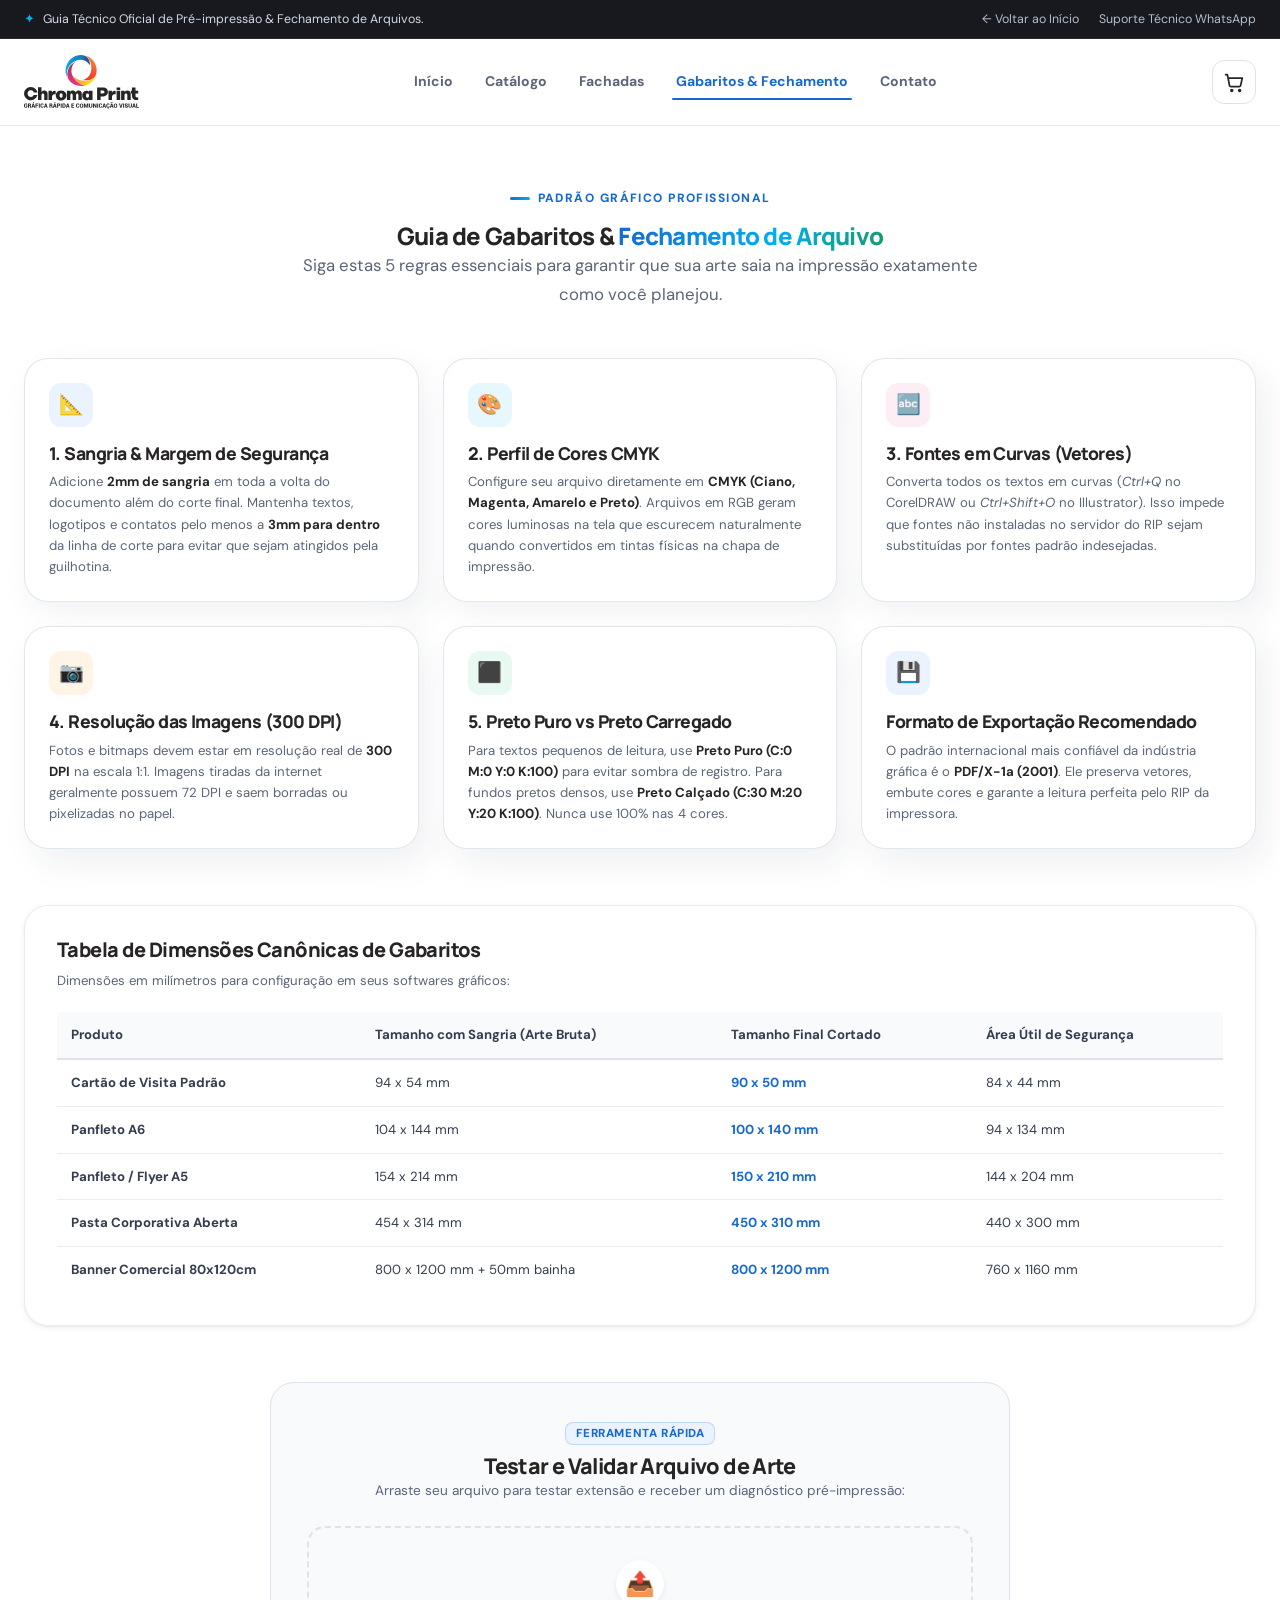
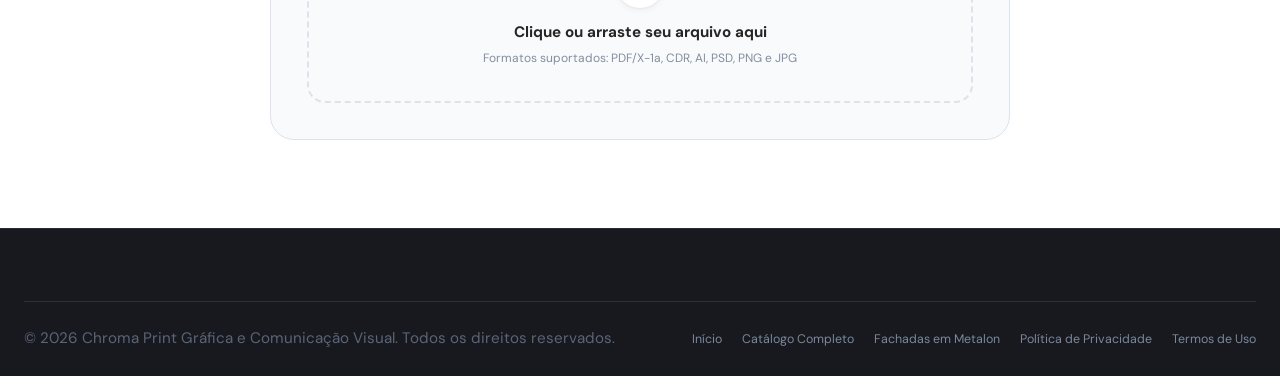
<file: gabaritos.html>
<!DOCTYPE html>
<html lang="pt-BR">
<head>
  <meta charset="UTF-8">
  <meta name="viewport" content="width=device-width, initial-scale=1.0">

  <title>Guia de Gabaritos &amp; Fechamento de Arquivos | Chroma Print</title>

  <meta name="description" content="Guia técnico para fechamento de arquivos gráficos da Chroma Print. Aprenda sobre sangria, modo de cor CMYK, 300 DPI, fontes em curvas e evite erros na impressão.">
  <meta name="theme-color" content="#1769d2">

  <link rel="icon" type="image/svg+xml" href="assets/favicon.svg">

  <link rel="stylesheet" href="css/variables.css">
  <link rel="stylesheet" href="css/base.css">
  <link rel="stylesheet" href="css/components.css">
  <link rel="stylesheet" href="css/layout.css">
  <link rel="stylesheet" href="css/interactive.css">
</head>

<body>

  <!-- Topbar -->
  <div class="topbar">
    <div class="container topbar-inner">
      <div class="topbar-message">
        <span class="spark" aria-hidden="true">✦</span>
        <span>Guia Técnico Oficial de Pré-impressão &amp; Fechamento de Arquivos.</span>
      </div>
      <div class="topbar-right">
        <a href="index.html">← Voltar ao Início</a>
        <a href="https://wa.me/556293923931" target="_blank" rel="noopener noreferrer">Suporte Técnico WhatsApp</a>
      </div>
    </div>
  </div>

  <!-- Header -->
  <header class="header">
    <div class="container header-inner">
      <a class="brand" href="index.html">
        <img src="assets/logo-chroma-print.svg" alt="Chroma Print" width="200" height="94">
      </a>

      <nav class="nav" id="mainNav">
        <a href="index.html">Início</a>
        <a href="catalogo.html">Catálogo</a>
        <a href="fachadas.html">Fachadas</a>
        <a class="active" href="gabaritos.html">Gabaritos &amp; Fechamento</a>
        <a href="index.html#contato">Contato</a>
      </nav>

      <div class="header-actions">
        <button class="cart-button" id="openCart" aria-label="Abrir carrinho">
          <svg width="21" height="21" viewBox="0 0 24 24" fill="none" stroke="currentColor" stroke-width="2" stroke-linecap="round" stroke-linejoin="round" aria-hidden="true">
            <path d="M3 3h2l2.4 12.2a2 2 0 0 0 2 1.6h8.8a2 2 0 0 0 2-1.6L22 7H6"/>
            <circle cx="10" cy="21" r="1"/>
            <circle cx="19" cy="21" r="1"/>
          </svg>
          <span class="cart-count" id="cartCount">0</span>
        </button>

        <button class="menu-toggle" id="menuToggle" aria-label="Abrir menu" aria-expanded="false">
          ☰
        </button>
      </div>
    </div>
  </header>

  <main>
    <section class="section" style="padding: 56px 0 88px;">
      <div class="container">

        <div class="section-heading text-center">
          <span class="eyebrow">Padrão Gráfico Profissional</span>
          <h1>Guia de Gabaritos &amp; <span class="gradient-text">Fechamento de Arquivo</span></h1>
          <p>
            Siga estas 5 regras essenciais para garantir que sua arte saia na impressão exatamente como você planejou.
          </p>
        </div>

        <!-- 5 Regras de Ouro da Pré-impressão -->
        <div style="display: grid; grid-template-columns: repeat(3, 1fr); gap: 24px; margin-bottom: 56px;">

          <div class="clay-card" style="padding: 24px;">
            <div class="benefit-icon" style="margin-bottom: 16px;">📐</div>
            <h3 style="font-size: 1.1rem; margin-bottom: 8px;">1. Sangria &amp; Margem de Segurança</h3>
            <p style="font-size: 0.825rem; color: var(--text-secondary); line-height: 1.6;">
              Adicione <strong>2mm de sangria</strong> em toda a volta do documento além do corte final.
              Mantenha textos, logotipos e contatos pelo menos a <strong>3mm para dentro</strong> da linha de corte
              para evitar que sejam atingidos pela guilhotina.
            </p>
          </div>

          <div class="clay-card" style="padding: 24px;">
            <div class="benefit-icon" style="margin-bottom: 16px; background: var(--cyan-light); color: var(--cyan-dark);">🎨</div>
            <h3 style="font-size: 1.1rem; margin-bottom: 8px;">2. Perfil de Cores CMYK</h3>
            <p style="font-size: 0.825rem; color: var(--text-secondary); line-height: 1.6;">
              Configure seu arquivo diretamente em <strong>CMYK (Ciano, Magenta, Amarelo e Preto)</strong>.
              Arquivos em RGB geram cores luminosas na tela que escurecem naturalmente quando convertidos em tintas
              físicas na chapa de impressão.
            </p>
          </div>

          <div class="clay-card" style="padding: 24px;">
            <div class="benefit-icon" style="margin-bottom: 16px; background: var(--pink-light); color: var(--pink-dark);">🔤</div>
            <h3 style="font-size: 1.1rem; margin-bottom: 8px;">3. Fontes em Curvas (Vetores)</h3>
            <p style="font-size: 0.825rem; color: var(--text-secondary); line-height: 1.6;">
              Converta todos os textos em curvas (<em>Ctrl+Q</em> no CorelDRAW ou <em>Ctrl+Shift+O</em> no Illustrator).
              Isso impede que fontes não instaladas no servidor do RIP sejam substituídas por fontes padrão indesejadas.
            </p>
          </div>

          <div class="clay-card" style="padding: 24px;">
            <div class="benefit-icon" style="margin-bottom: 16px; background: var(--orange-light); color: var(--orange);">📷</div>
            <h3 style="font-size: 1.1rem; margin-bottom: 8px;">4. Resolução das Imagens (300 DPI)</h3>
            <p style="font-size: 0.825rem; color: var(--text-secondary); line-height: 1.6;">
              Fotos e bitmaps devem estar em resolução real de <strong>300 DPI</strong> na escala 1:1.
              Imagens tiradas da internet geralmente possuem 72 DPI e saem borradas ou pixelizadas no papel.
            </p>
          </div>

          <div class="clay-card" style="padding: 24px;">
            <div class="benefit-icon" style="margin-bottom: 16px; background: var(--mint-light); color: var(--mint);">⬛</div>
            <h3 style="font-size: 1.1rem; margin-bottom: 8px;">5. Preto Puro vs Preto Carregado</h3>
            <p style="font-size: 0.825rem; color: var(--text-secondary); line-height: 1.6;">
              Para textos pequenos de leitura, use <strong>Preto Puro (C:0 M:0 Y:0 K:100)</strong> para evitar sombra de registro.
              Para fundos pretos densos, use <strong>Preto Calçado (C:30 M:20 Y:20 K:100)</strong>. Nunca use 100% nas 4 cores.
            </p>
          </div>

          <div class="clay-card" style="padding: 24px;">
            <div class="benefit-icon" style="margin-bottom: 16px;">💾</div>
            <h3 style="font-size: 1.1rem; margin-bottom: 8px;">Formato de Exportação Recomendado</h3>
            <p style="font-size: 0.825rem; color: var(--text-secondary); line-height: 1.6;">
              O padrão internacional mais confiável da indústria gráfica é o <strong>PDF/X-1a (2001)</strong>.
              Ele preserva vetores, embute cores e garante a leitura perfeita pelo RIP da impressora.
            </p>
          </div>

        </div>

        <!-- Tabela de Medidas de Gabaritos Canônicos -->
        <div style="background: #ffffff; border: 1px solid var(--border-subtle); border-radius: var(--radius-xl); padding: 32px; box-shadow: var(--shadow-sm); margin-bottom: 56px;">
          <h3 style="font-size: 1.25rem; margin-bottom: 8px; color: var(--slate-ink);">Tabela de Dimensões Canônicas de Gabaritos</h3>
          <p style="font-size: 0.825rem; color: var(--text-secondary); margin-bottom: 20px;">Dimensões em milímetros para configuração em seus softwares gráficos:</p>

          <div style="overflow-x: auto;">
            <table style="width: 100%; border-collapse: collapse; font-size: 0.825rem; text-align: left;">
              <thead>
                <tr style="background: var(--bg-surface); border-bottom: 2px solid var(--border-default);">
                  <th style="padding: 12px 14px;">Produto</th>
                  <th style="padding: 12px 14px;">Tamanho com Sangria (Arte Bruta)</th>
                  <th style="padding: 12px 14px;">Tamanho Final Cortado</th>
                  <th style="padding: 12px 14px;">Área Útil de Segurança</th>
                </tr>
              </thead>
              <tbody>
                <tr style="border-bottom: 1px solid var(--border-subtle);">
                  <td style="padding: 12px 14px; font-weight: 700;">Cartão de Visita Padrão</td>
                  <td style="padding: 12px 14px;">94 x 54 mm</td>
                  <td style="padding: 12px 14px; color: var(--primary); font-weight: 700;">90 x 50 mm</td>
                  <td style="padding: 12px 14px;">84 x 44 mm</td>
                </tr>
                <tr style="border-bottom: 1px solid var(--border-subtle);">
                  <td style="padding: 12px 14px; font-weight: 700;">Panfleto A6</td>
                  <td style="padding: 12px 14px;">104 x 144 mm</td>
                  <td style="padding: 12px 14px; color: var(--primary); font-weight: 700;">100 x 140 mm</td>
                  <td style="padding: 12px 14px;">94 x 134 mm</td>
                </tr>
                <tr style="border-bottom: 1px solid var(--border-subtle);">
                  <td style="padding: 12px 14px; font-weight: 700;">Panfleto / Flyer A5</td>
                  <td style="padding: 12px 14px;">154 x 214 mm</td>
                  <td style="padding: 12px 14px; color: var(--primary); font-weight: 700;">150 x 210 mm</td>
                  <td style="padding: 12px 14px;">144 x 204 mm</td>
                </tr>
                <tr style="border-bottom: 1px solid var(--border-subtle);">
                  <td style="padding: 12px 14px; font-weight: 700;">Pasta Corporativa Aberta</td>
                  <td style="padding: 12px 14px;">454 x 314 mm</td>
                  <td style="padding: 12px 14px; color: var(--primary); font-weight: 700;">450 x 310 mm</td>
                  <td style="padding: 12px 14px;">440 x 300 mm</td>
                </tr>
                <tr>
                  <td style="padding: 12px 14px; font-weight: 700;">Banner Comercial 80x120cm</td>
                  <td style="padding: 12px 14px;">800 x 1200 mm + 50mm bainha</td>
                  <td style="padding: 12px 14px; color: var(--primary); font-weight: 700;">800 x 1200 mm</td>
                  <td style="padding: 12px 14px;">760 x 1160 mm</td>
                </tr>
              </tbody>
            </table>
          </div>
        </div>

        <!-- Validador Interativo de Arquivos -->
        <div style="max-width: 740px; margin: 0 auto; background: var(--bg-surface); border: 1px solid var(--border-default); border-radius: var(--radius-xl); padding: 36px;">
          <div style="text-align: center; margin-bottom: 24px;">
            <span class="badge badge-primary">Ferramenta Rápida</span>
            <h3 style="font-size: 1.35rem; margin-top: 8px; color: var(--slate-ink);">Testar e Validar Arquivo de Arte</h3>
            <p style="font-size: 0.85rem; color: var(--text-secondary);">
              Arraste seu arquivo para testar extensão e receber um diagnóstico pré-impressão:
            </p>
          </div>

          <div class="upload-dropzone" id="artDropzone">
            <input type="file" id="artFileInput" style="display: none;" accept=".pdf,.cdr,.ai,.psd,.png,.jpg,.jpeg,.tiff">
            <div class="upload-icon">📤</div>
            <div class="upload-title">Clique ou arraste seu arquivo aqui</div>
            <div class="upload-hint">Formatos suportados: PDF/X-1a, CDR, AI, PSD, PNG e JPG</div>
          </div>

          <div id="artStatusBox" style="display: none;"></div>
        </div>

      </div>
    </section>
  </main>

  <!-- Rodapé -->
  <footer class="footer">
    <div class="container">
      <div class="footer-bottom">
        <p>© 2026 Chroma Print Gráfica e Comunicação Visual. Todos os direitos reservados.</p>
        <div class="footer-bottom-links">
          <a href="index.html">Início</a>
          <a href="catalogo.html">Catálogo Completo</a>
          <a href="fachadas.html">Fachadas em Metalon</a>
          <a href="politica-de-privacidade.html">Política de Privacidade</a>
          <a href="termos-de-uso.html">Termos de Uso</a>
        </div>
      </div>
    </div>
  </footer>

  <!-- Drawer do Carrinho -->
  <div class="cart-overlay" id="cartOverlay" aria-hidden="true">
    <aside class="cart-drawer" role="dialog" aria-modal="true" aria-labelledby="cartTitle">
      <div class="cart-header">
        <h2 id="cartTitle">Seu Carrinho</h2>
        <button class="cart-close" id="closeCart" aria-label="Fechar">×</button>
      </div>
      <div class="cart-items" id="cartItems"></div>
      <div class="cart-footer">
        <div class="cart-total-line">
          <span>Total Geral</span>
          <strong id="cartTotal">R$ 0,00</strong>
        </div>
        <button class="btn btn-whatsapp btn-full btn-lg" id="checkoutButton">
          Solicitar Pedido no WhatsApp →
        </button>
      </div>
    </aside>
  </div>

  <script src="js/config.js"></script>
  <script src="js/cart.js"></script>
  <script src="js/uploader.js"></script>
  <script src="js/app.js"></script>
</body>
</html>
</file>
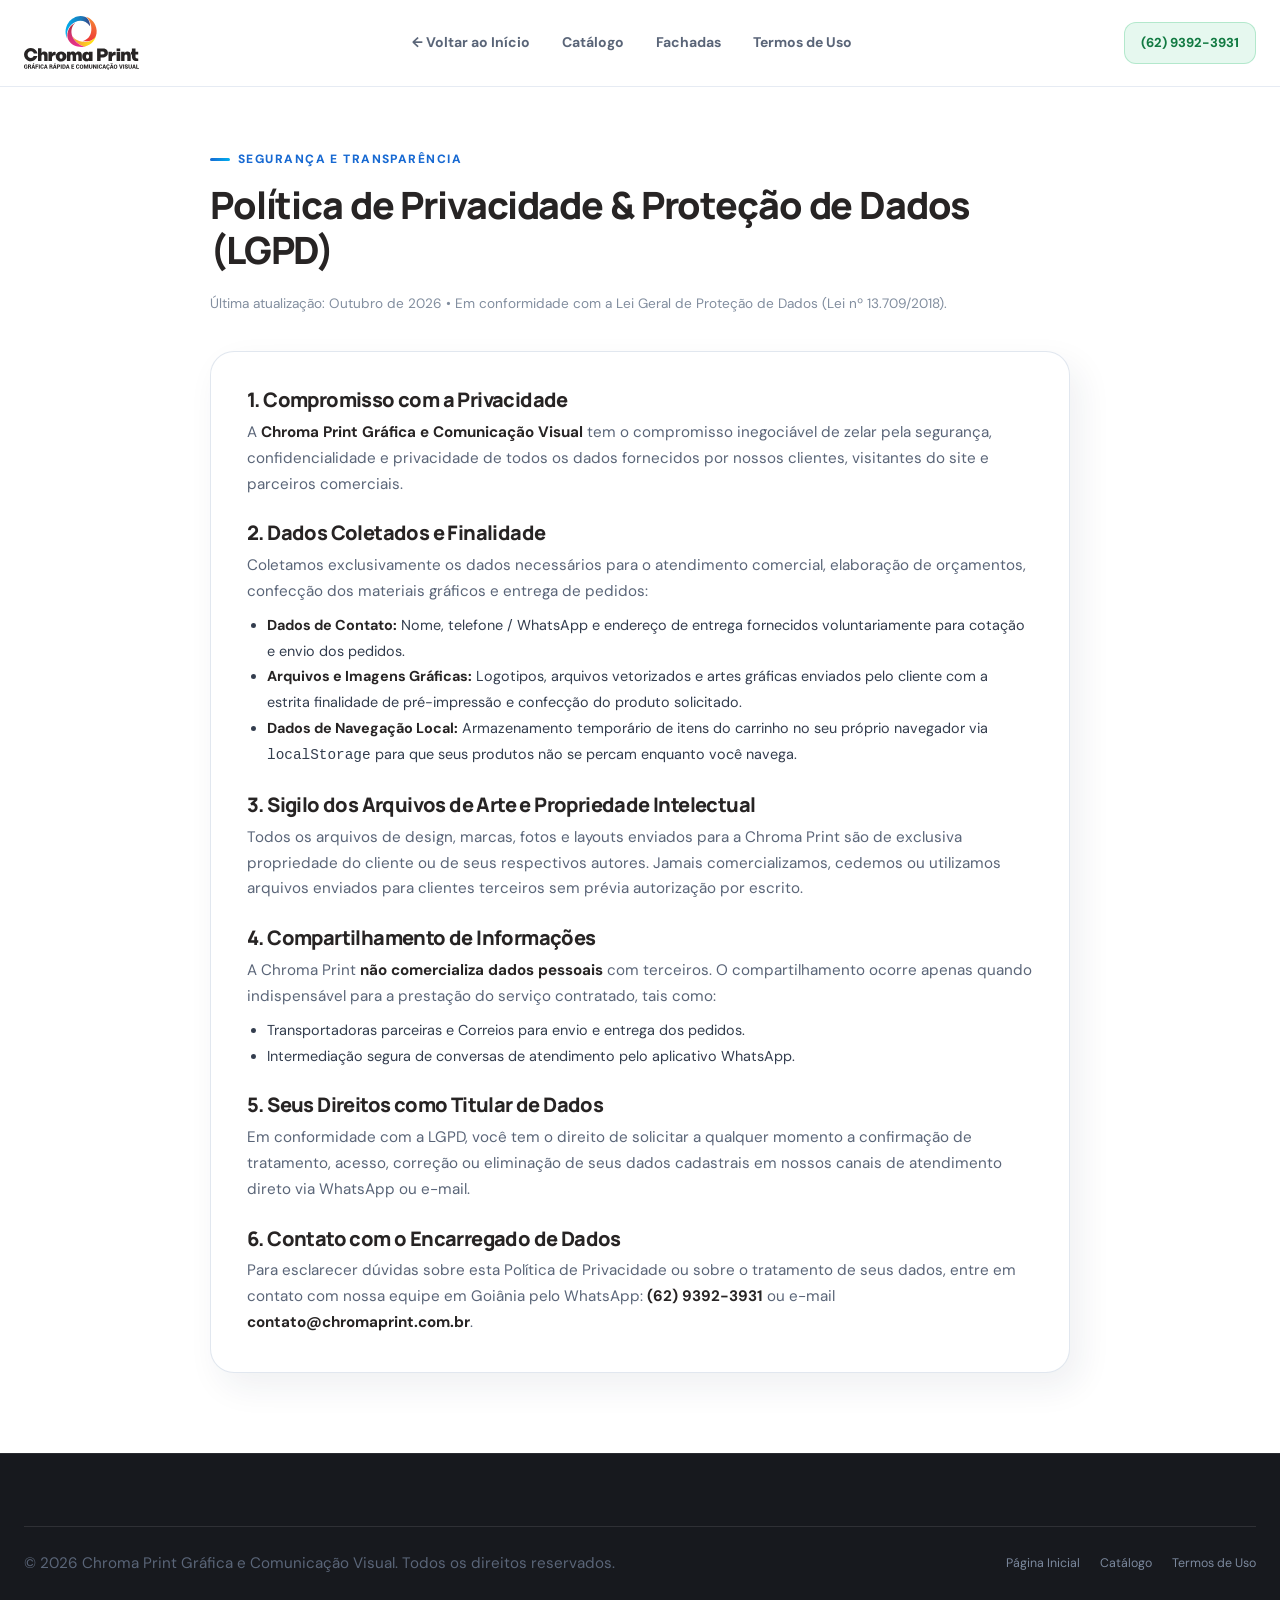
<file: politica-de-privacidade.html>
<!DOCTYPE html>
<html lang="pt-BR">
<head>
  <meta charset="UTF-8">
  <meta name="viewport" content="width=device-width, initial-scale=1.0">

  <title>Política de Privacidade | Chroma Print Gráfica Goiânia</title>

  <meta name="description" content="Política de privacidade e proteção de dados da Chroma Print Gráfica e Comunicação Visual, em conformidade com a LGPD (Lei 13.709/2018).">
  <meta name="theme-color" content="#1769d2">

  <link rel="icon" type="image/svg+xml" href="assets/favicon.svg">

  <link rel="stylesheet" href="css/variables.css">
  <link rel="stylesheet" href="css/base.css">
  <link rel="stylesheet" href="css/components.css">
  <link rel="stylesheet" href="css/layout.css">
  <link rel="stylesheet" href="css/interactive.css">
</head>

<body>

  <header class="header">
    <div class="container header-inner">
      <a class="brand" href="index.html">
        <img src="assets/logo-chroma-print.svg" alt="Chroma Print" width="200" height="94">
      </a>
      <nav class="nav">
        <a href="index.html">← Voltar ao Início</a>
        <a href="catalogo.html">Catálogo</a>
        <a href="fachadas.html">Fachadas</a>
        <a href="termos-de-uso.html">Termos de Uso</a>
      </nav>
      <div class="header-actions">
        <a class="header-whatsapp" href="https://wa.me/556293923931" target="_blank" rel="noopener noreferrer">
          (62) 9392-3931
        </a>
      </div>
    </div>
  </header>

  <main>
    <section class="section" style="padding: 56px 0 80px;">
      <div class="container" style="max-width: 860px;">

        <span class="eyebrow">Segurança e Transparência</span>
        <h1 style="font-size: 2.35rem; margin-bottom: 20px;">Política de Privacidade &amp; Proteção de Dados (LGPD)</h1>
        
        <p style="font-size: 0.85rem; color: var(--text-muted); margin-bottom: 36px;">
          Última atualização: Outubro de 2026 • Em conformidade com a Lei Geral de Proteção de Dados (Lei nº 13.709/2018).
        </p>

        <div class="clay-card" style="padding: 36px; display: flex; flex-direction: column; gap: 24px; font-size: 0.9rem; line-height: 1.8; color: var(--text-main);">

          <div>
            <h2 style="font-size: 1.25rem; color: var(--slate-ink); margin-bottom: 8px;">1. Compromisso com a Privacidade</h2>
            <p>
              A <strong>Chroma Print Gráfica e Comunicação Visual</strong> tem o compromisso inegociável de zelar pela segurança, confidencialidade e privacidade de todos os dados fornecidos por nossos clientes, visitantes do site e parceiros comerciais.
            </p>
          </div>

          <div>
            <h2 style="font-size: 1.25rem; color: var(--slate-ink); margin-bottom: 8px;">2. Dados Coletados e Finalidade</h2>
            <p>
              Coletamos exclusivamente os dados necessários para o atendimento comercial, elaboração de orçamentos, confecção dos materiais gráficos e entrega de pedidos:
            </p>
            <ul style="padding-left: 20px; margin-top: 8px;">
              <li><strong>Dados de Contato:</strong> Nome, telefone / WhatsApp e endereço de entrega fornecidos voluntariamente para cotação e envio dos pedidos.</li>
              <li><strong>Arquivos e Imagens Gráficas:</strong> Logotipos, arquivos vetorizados e artes gráficas enviados pelo cliente com a estrita finalidade de pré-impressão e confecção do produto solicitado.</li>
              <li><strong>Dados de Navegação Local:</strong> Armazenamento temporário de itens do carrinho no seu próprio navegador via <code>localStorage</code> para que seus produtos não se percam enquanto você navega.</li>
            </ul>
          </div>

          <div>
            <h2 style="font-size: 1.25rem; color: var(--slate-ink); margin-bottom: 8px;">3. Sigilo dos Arquivos de Arte e Propriedade Intelectual</h2>
            <p>
              Todos os arquivos de design, marcas, fotos e layouts enviados para a Chroma Print são de exclusiva propriedade do cliente ou de seus respectivos autores. Jamais comercializamos, cedemos ou utilizamos arquivos enviados para clientes terceiros sem prévia autorização por escrito.
            </p>
          </div>

          <div>
            <h2 style="font-size: 1.25rem; color: var(--slate-ink); margin-bottom: 8px;">4. Compartilhamento de Informações</h2>
            <p>
              A Chroma Print <strong>não comercializa dados pessoais</strong> com terceiros. O compartilhamento ocorre apenas quando indispensável para a prestação do serviço contratado, tais como:
            </p>
            <ul style="padding-left: 20px; margin-top: 8px;">
              <li>Transportadoras parceiras e Correios para envio e entrega dos pedidos.</li>
              <li>Intermediação segura de conversas de atendimento pelo aplicativo WhatsApp.</li>
            </ul>
          </div>

          <div>
            <h2 style="font-size: 1.25rem; color: var(--slate-ink); margin-bottom: 8px;">5. Seus Direitos como Titular de Dados</h2>
            <p>
              Em conformidade com a LGPD, você tem o direito de solicitar a qualquer momento a confirmação de tratamento, acesso, correção ou eliminação de seus dados cadastrais em nossos canais de atendimento direto via WhatsApp ou e-mail.
            </p>
          </div>

          <div>
            <h2 style="font-size: 1.25rem; color: var(--slate-ink); margin-bottom: 8px;">6. Contato com o Encarregado de Dados</h2>
            <p>
              Para esclarecer dúvidas sobre esta Política de Privacidade ou sobre o tratamento de seus dados, entre em contato com nossa equipe em Goiânia pelo WhatsApp: <strong>(62) 9392-3931</strong> ou e-mail <strong>contato@chromaprint.com.br</strong>.
            </p>
          </div>

        </div>

      </div>
    </section>
  </main>

  <footer class="footer">
    <div class="container">
      <div class="footer-bottom">
        <p>© 2026 Chroma Print Gráfica e Comunicação Visual. Todos os direitos reservados.</p>
        <div class="footer-bottom-links">
          <a href="index.html">Página Inicial</a>
          <a href="catalogo.html">Catálogo</a>
          <a href="termos-de-uso.html">Termos de Uso</a>
        </div>
      </div>
    </div>
  </footer>

</body>
</html>
</file>
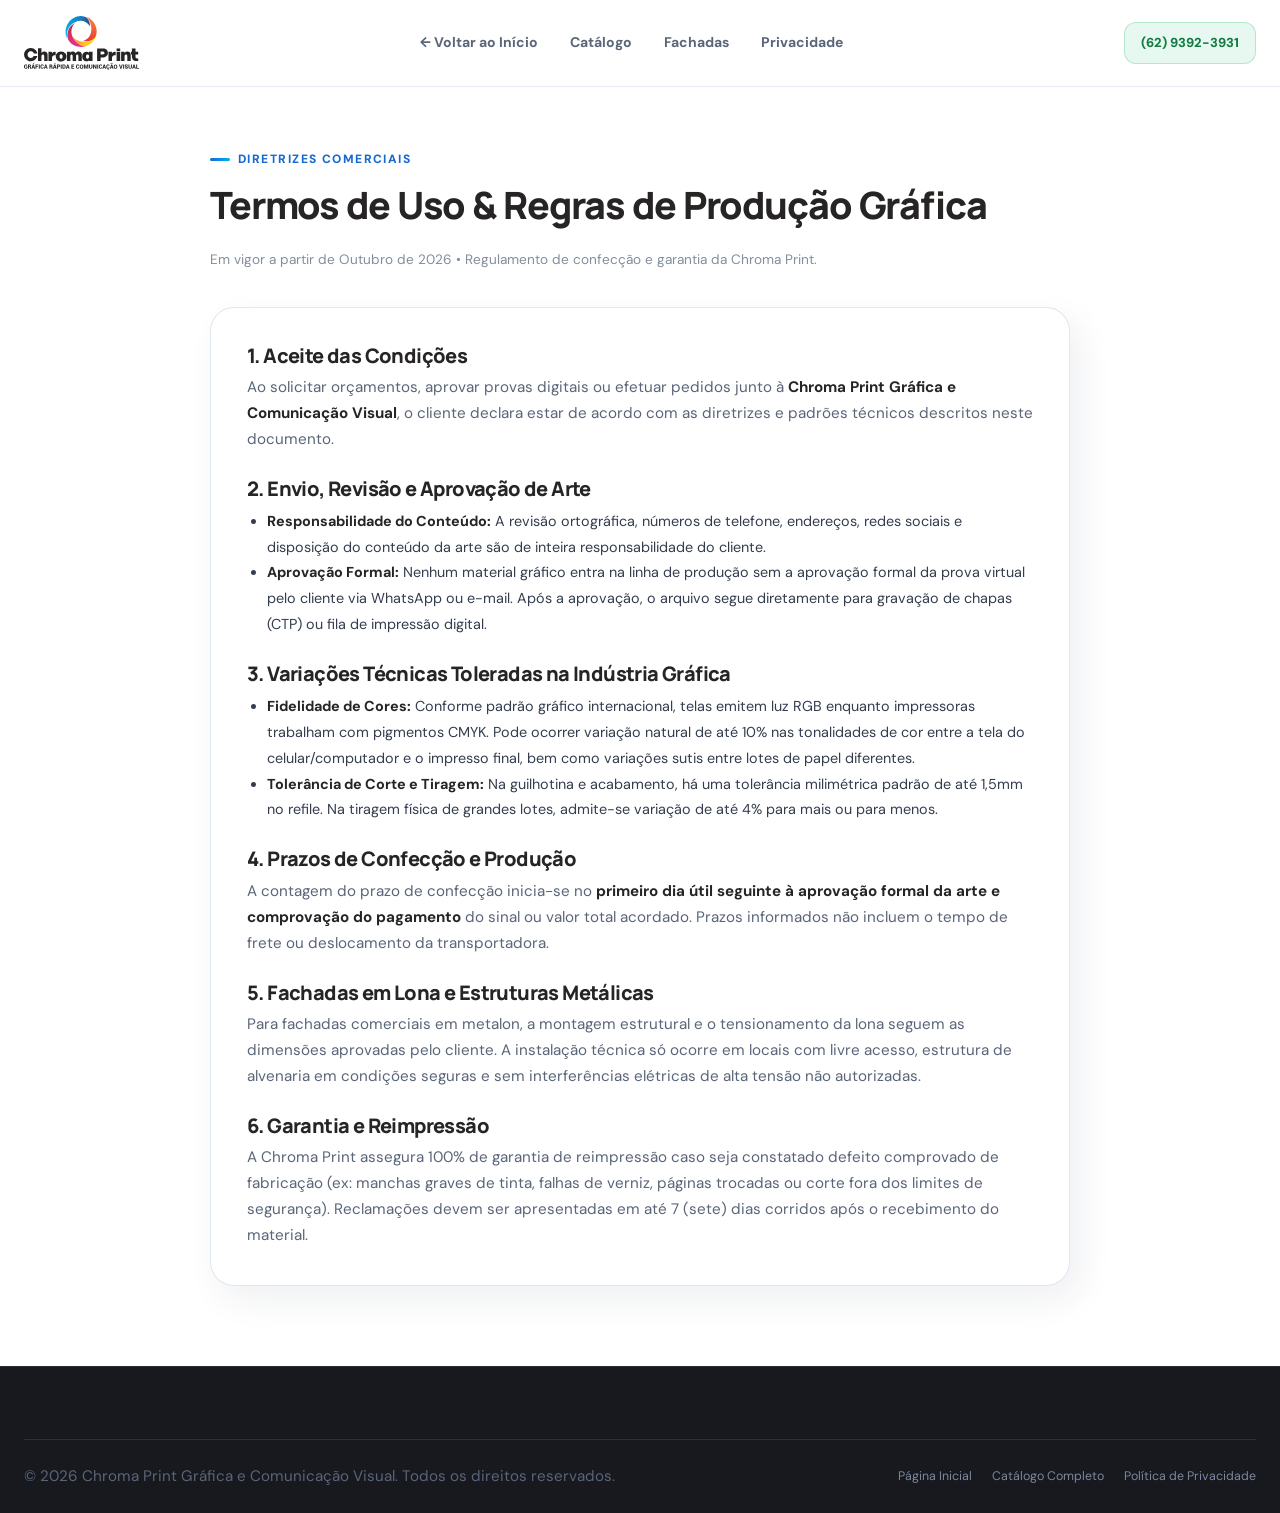
<file: termos-de-uso.html>
<!DOCTYPE html>
<html lang="pt-BR">
<head>
  <meta charset="UTF-8">
  <meta name="viewport" content="width=device-width, initial-scale=1.0">

  <title>Termos de Uso &amp; Condições de Produção Gráfica | Chroma Print</title>

  <meta name="description" content="Termos de uso, políticas de produção gráfica, aprovação de arte e condições de entrega da Chroma Print Gráfica e Comunicação Visual em Goiânia.">
  <meta name="theme-color" content="#1769d2">

  <link rel="icon" type="image/svg+xml" href="assets/favicon.svg">

  <link rel="stylesheet" href="css/variables.css">
  <link rel="stylesheet" href="css/base.css">
  <link rel="stylesheet" href="css/components.css">
  <link rel="stylesheet" href="css/layout.css">
  <link rel="stylesheet" href="css/interactive.css">
</head>

<body>

  <header class="header">
    <div class="container header-inner">
      <a class="brand" href="index.html">
        <img src="assets/logo-chroma-print.svg" alt="Chroma Print" width="200" height="94">
      </a>
      <nav class="nav">
        <a href="index.html">← Voltar ao Início</a>
        <a href="catalogo.html">Catálogo</a>
        <a href="fachadas.html">Fachadas</a>
        <a href="politica-de-privacidade.html">Privacidade</a>
      </nav>
      <div class="header-actions">
        <a class="header-whatsapp" href="https://wa.me/556293923931" target="_blank" rel="noopener noreferrer">
          (62) 9392-3931
        </a>
      </div>
    </div>
  </header>

  <main>
    <section class="section" style="padding: 56px 0 80px;">
      <div class="container" style="max-width: 860px;">

        <span class="eyebrow">Diretrizes Comerciais</span>
        <h1 style="font-size: 2.35rem; margin-bottom: 20px;">Termos de Uso &amp; Regras de Produção Gráfica</h1>
        
        <p style="font-size: 0.85rem; color: var(--text-muted); margin-bottom: 36px;">
          Em vigor a partir de Outubro de 2026 • Regulamento de confecção e garantia da Chroma Print.
        </p>

        <div class="clay-card" style="padding: 36px; display: flex; flex-direction: column; gap: 24px; font-size: 0.9rem; line-height: 1.8; color: var(--text-main);">

          <div>
            <h2 style="font-size: 1.25rem; color: var(--slate-ink); margin-bottom: 8px;">1. Aceite das Condições</h2>
            <p>
              Ao solicitar orçamentos, aprovar provas digitais ou efetuar pedidos junto à <strong>Chroma Print Gráfica e Comunicação Visual</strong>, o cliente declara estar de acordo com as diretrizes e padrões técnicos descritos neste documento.
            </p>
          </div>

          <div>
            <h2 style="font-size: 1.25rem; color: var(--slate-ink); margin-bottom: 8px;">2. Envio, Revisão e Aprovação de Arte</h2>
            <ul style="padding-left: 20px;">
              <li><strong>Responsabilidade do Conteúdo:</strong> A revisão ortográfica, números de telefone, endereços, redes sociais e disposição do conteúdo da arte são de inteira responsabilidade do cliente.</li>
              <li><strong>Aprovação Formal:</strong> Nenhum material gráfico entra na linha de produção sem a aprovação formal da prova virtual pelo cliente via WhatsApp ou e-mail. Após a aprovação, o arquivo segue diretamente para gravação de chapas (CTP) ou fila de impressão digital.</li>
            </ul>
          </div>

          <div>
            <h2 style="font-size: 1.25rem; color: var(--slate-ink); margin-bottom: 8px;">3. Variações Técnicas Toleradas na Indústria Gráfica</h2>
            <ul style="padding-left: 20px;">
              <li><strong>Fidelidade de Cores:</strong> Conforme padrão gráfico internacional, telas emitem luz RGB enquanto impressoras trabalham com pigmentos CMYK. Pode ocorrer variação natural de até 10% nas tonalidades de cor entre a tela do celular/computador e o impresso final, bem como variações sutis entre lotes de papel diferentes.</li>
              <li><strong>Tolerância de Corte e Tiragem:</strong> Na guilhotina e acabamento, há uma tolerância milimétrica padrão de até 1,5mm no refile. Na tiragem física de grandes lotes, admite-se variação de até 4% para mais ou para menos.</li>
            </ul>
          </div>

          <div>
            <h2 style="font-size: 1.25rem; color: var(--slate-ink); margin-bottom: 8px;">4. Prazos de Confecção e Produção</h2>
            <p>
              A contagem do prazo de confecção inicia-se no <strong>primeiro dia útil seguinte à aprovação formal da arte e comprovação do pagamento</strong> do sinal ou valor total acordado. Prazos informados não incluem o tempo de frete ou deslocamento da transportadora.
            </p>
          </div>

          <div>
            <h2 style="font-size: 1.25rem; color: var(--slate-ink); margin-bottom: 8px;">5. Fachadas em Lona e Estruturas Metálicas</h2>
            <p>
              Para fachadas comerciais em metalon, a montagem estrutural e o tensionamento da lona seguem as dimensões aprovadas pelo cliente. A instalação técnica só ocorre em locais com livre acesso, estrutura de alvenaria em condições seguras e sem interferências elétricas de alta tensão não autorizadas.
            </p>
          </div>

          <div>
            <h2 style="font-size: 1.25rem; color: var(--slate-ink); margin-bottom: 8px;">6. Garantia e Reimpressão</h2>
            <p>
              A Chroma Print assegura 100% de garantia de reimpressão caso seja constatado defeito comprovado de fabricação (ex: manchas graves de tinta, falhas de verniz, páginas trocadas ou corte fora dos limites de segurança). Reclamações devem ser apresentadas em até 7 (sete) dias corridos após o recebimento do material.
            </p>
          </div>

        </div>

      </div>
    </section>
  </main>

  <footer class="footer">
    <div class="container">
      <div class="footer-bottom">
        <p>© 2026 Chroma Print Gráfica e Comunicação Visual. Todos os direitos reservados.</p>
        <div class="footer-bottom-links">
          <a href="index.html">Página Inicial</a>
          <a href="catalogo.html">Catálogo Completo</a>
          <a href="politica-de-privacidade.html">Política de Privacidade</a>
        </div>
      </div>
    </div>
  </footer>

</body>
</html>
</file>
<file: css/variables.css>
/* ==========================================================================
   CHROMA PRINT - DESIGN TOKENS & VARIÁVEIS DO SISTEMA
   Baseado no padrão HiperDesign=Fsousa & FSDesign-Supremo (Anti-IA Shield)
   ========================================================================== */

:root {
  /* ------------------------------------------------------------------------
     1. PALETA CROMÁTICA OFICIAL (IDENTIDADE VISUAL ASSETS CHROMA PRINT)
  ------------------------------------------------------------------------ */
  --primary: #1769d2;
  --primary-dark: #0f4ea2;
  --primary-light: #eaf3ff;
  --primary-soft: #f0f6ff;

  /* Cores Extraídas dos Vetores Oficiais em assets/ */
  --cyan: #00afef;
  --cyan-dark: #1b79b9;
  --cyan-deep: #364383;
  --cyan-light: #e6f7fd;
  
  --magenta: #ed3192;
  --pink: #ed3192;
  --pink-dark: #b23346;
  --pink-light: #fdedf5;
  
  --yellow: #fccc22;
  --yellow-bright: #fff212;
  --yellow-light: #fffce6;
  
  --orange: #f89c32;
  --orange-light: #fff4e5;

  --red-warm: #ed3237;
  
  --mint: #159c68;
  --mint-light: #e7f9f0;

  /* Superfícies, Texturas Táteis & Fundo Acolhedor */
  --bg-app: #ffffff;
  --bg-surface: #f8fafc;
  --bg-surface-alt: #f1f5f9;
  --bg-surface-elevated: #ffffff;
  --creme-warm: #faf7f2;

  /* Escala de Cinza & Tipografia da Marca (#272424 Oficial) */
  --dark: #17191e;
  --slate-ink: #272424;
  --text-main: #333d4e;
  --text-secondary: #5a6578;
  --text-muted: #828e9f;
  --text-on-dark: #f8fafc;

  /* Bordas Sutis & Divisores */
  --border-subtle: #e9edf3;
  --border-default: #dce3ed;
  --border-strong: #cbd5e1;
  --border-primary: rgba(23, 105, 210, 0.22);

  /* WhatsApp Oficial */
  --whatsapp: #19b765;
  --whatsapp-dark: #128c4b;
  --whatsapp-light: #e6f8ef;

  /* ------------------------------------------------------------------------
     2. ESCALA TIPOGRÁFICA CANÔNICA (Manrope + DM Sans + Outfit)
  ------------------------------------------------------------------------ */
  --font-display: 'Manrope', -apple-system, BlinkMacSystemFont, 'Segoe UI', sans-serif;
  --font-heading: 'Manrope', -apple-system, BlinkMacSystemFont, 'Segoe UI', sans-serif;
  --font-body: 'DM Sans', -apple-system, BlinkMacSystemFont, 'Segoe UI', sans-serif;
  --font-mono: ui-monospace, SFMono-Regular, Menlo, Monaco, Consolas, monospace;

  /* ------------------------------------------------------------------------
     3. ESPAÇAMENTOS MATEMÁTICOS (Grade 8pt)
  ------------------------------------------------------------------------ */
  --space-1: 4px;
  --space-2: 8px;
  --space-3: 12px;
  --space-4: 16px;
  --space-5: 20px;
  --space-6: 24px;
  --space-8: 32px;
  --space-10: 40px;
  --space-12: 48px;
  --space-16: 64px;
  --space-20: 80px;
  --space-24: 96px;

  /* ------------------------------------------------------------------------
     4. RAIOS DE CURVATURA HIERÁRQUICOS
  ------------------------------------------------------------------------ */
  --radius-xs: 4px;
  --radius-sm: 8px;
  --radius-md: 12px;
  --radius-lg: 18px;
  --radius-xl: 24px;
  --radius-2xl: 32px;
  --radius-full: 9999px;

  /* ------------------------------------------------------------------------
     5. ELEVAÇÃO, PROFUNDIDADE TÁTIL & CLAYMORPHISM (FSDesign + HiperDesign)
  ------------------------------------------------------------------------ */
  --shadow-xs: 0 1px 2px rgba(15, 23, 42, 0.05);
  --shadow-sm: 0 2px 6px rgba(15, 23, 42, 0.06), 0 1px 2px rgba(15, 23, 42, 0.04);
  --shadow-md: 0 8px 20px rgba(15, 23, 42, 0.07), 0 2px 6px rgba(15, 23, 42, 0.03);
  --shadow-lg: 0 18px 45px rgba(15, 23, 42, 0.09), 0 4px 12px rgba(15, 23, 42, 0.04);
  --shadow-xl: 0 28px 70px rgba(15, 23, 42, 0.12), 0 8px 24px rgba(15, 23, 42, 0.05);
  
  /* Relevo Tátil Claymorphic Nobre */
  --clay-card: 
    10px 14px 34px rgba(23, 43, 77, 0.07),
    -8px -8px 24px rgba(255, 255, 255, 0.95),
    inset 0 1px 2px rgba(255, 255, 255, 0.85);

  --clay-soft: 
    6px 8px 20px rgba(23, 43, 77, 0.05),
    -5px -5px 16px rgba(255, 255, 255, 0.9);

  --clay-inset: 
    inset 3px 3px 8px rgba(23, 43, 77, 0.06),
    inset -3px -3px 8px rgba(255, 255, 255, 0.8);

  /* Transições Fluidas */
  --transition-fast: 0.15s cubic-bezier(0.4, 0, 0.2, 1);
  --transition-normal: 0.25s cubic-bezier(0.4, 0, 0.2, 1);
  --transition-spring: 0.4s cubic-bezier(0.175, 0.885, 0.32, 1.275);

  /* Dimensão Mínima de Toque (Ergonomia Mobile-First Anti-IA Shield) */
  --touch-target: 44px;
  --container-max: 1240px;
}
</file>
<file: css/base.css>
/* ==========================================================================
   CHROMA PRINT - BASE & RESET
   Normas de Acessibilidade, Tipografia e Estrutura Semântica
   ========================================================================== */

@import url('https://fonts.googleapis.com/css2?family=DM+Sans:ital,opsz,wght@0,9..40,400;0,9..40,500;0,9..40,600;0,9..40,700;1,9..40,400&family=Manrope:wght@400;500;600;700;800&family=Outfit:wght@400;500;600;700&display=swap');

*,
*::before,
*::after {
  box-sizing: border-box;
  margin: 0;
  padding: 0;
}

html {
  font-size: 16px;
  scroll-behavior: smooth;
  scroll-padding-top: 104px;
  -webkit-text-size-adjust: 100%;
}

body {
  font-family: var(--font-body);
  color: var(--text-main);
  background-color: var(--bg-app);
  line-height: 1.65;
  -webkit-font-smoothing: antialiased;
  -moz-osx-font-smoothing: grayscale;
  overflow-x: hidden;
}

::selection {
  background-color: rgba(0, 169, 232, 0.25);
  color: var(--primary-dark);
}

/* Scrollbar Personalizada Nobre */
::-webkit-scrollbar {
  width: 9px;
  height: 9px;
}

::-webkit-scrollbar-track {
  background: #f1f4f8;
}

::-webkit-scrollbar-thumb {
  background: #c3cedd;
  border-radius: var(--radius-full);
  border: 2px solid #f1f4f8;
}

::-webkit-scrollbar-thumb:hover {
  background: #9aa8be;
}

/* Acessibilidade & Focus Ring Rigoroso */
:focus-visible {
  outline: 2px solid var(--primary);
  outline-offset: 3px;
  border-radius: var(--radius-xs);
}

a {
  color: inherit;
  text-decoration: none;
  transition: color var(--transition-fast);
}

button,
input,
select,
textarea {
  font: inherit;
  color: inherit;
}

button {
  cursor: pointer;
  border: none;
  background: transparent;
  -webkit-tap-highlight-color: transparent;
}

img,
svg,
video {
  display: block;
  max-width: 100%;
  height: auto;
}

/* ==========================================================================
   TIPOGRAFIA & HIERARQUIA INSTITUCIONAL
   ========================================================================== */

h1, h2, h3, h4, h5, h6 {
  font-family: var(--font-heading);
  color: var(--slate-ink);
  font-weight: 800;
  line-height: 1.18;
  letter-spacing: -0.03em;
}

p {
  color: var(--text-secondary);
  font-size: 0.95rem;
  line-height: 1.7;
}

strong {
  font-weight: 700;
  color: var(--slate-ink);
}

/* ==========================================================================
   CONTAINERS & SEÇÕES
   ========================================================================== */

.container {
  width: min(var(--container-max), calc(100% - 48px));
  margin-inline: auto;
}

.section {
  padding: 96px 0;
  position: relative;
}

.section-soft {
  background-color: var(--bg-surface);
}

.section-warm {
  background-color: var(--creme-warm);
}

.section-heading {
  max-width: 720px;
  margin-bottom: 48px;
}

.section-heading.text-center {
  margin-inline: auto;
  text-align: center;
}

.section-heading h2 {
  font-size: clamp(2rem, 3.8vw, 2.75rem);
  margin-bottom: 16px;
  letter-spacing: -0.04em;
}

.section-heading p {
  font-size: 1.05rem;
  color: var(--text-secondary);
  line-height: 1.75;
}

/* Eyebrows & Badges de Seção */
.eyebrow {
  display: inline-flex;
  align-items: center;
  gap: 8px;
  color: var(--primary);
  font-size: 0.75rem;
  font-weight: 800;
  text-transform: uppercase;
  letter-spacing: 0.12em;
  margin-bottom: 14px;
}

.eyebrow::before {
  content: "";
  width: 20px;
  height: 3px;
  background: linear-gradient(90deg, var(--primary), var(--cyan));
  border-radius: var(--radius-full);
}

.gradient-text {
  background: linear-gradient(105deg, var(--primary) 0%, var(--cyan) 60%, #159c68 100%);
  -webkit-background-clip: text;
  background-clip: text;
  color: transparent;
}

/* Utilidades Auxiliares */
.sr-only {
  position: absolute;
  width: 1px;
  height: 1px;
  padding: 0;
  margin: -1px;
  overflow: hidden;
  clip: rect(0, 0, 0, 0);
  white-space: nowrap;
  border-width: 0;
}

.truncate {
  overflow: hidden;
  text-overflow: ellipsis;
  white-space: nowrap;
}

/* Prefers Reduced Motion */
@media (prefers-reduced-motion: reduce) {
  *,
  *::before,
  *::after {
    animation-duration: 0.01ms !important;
    animation-iteration-count: 1 !important;
    transition-duration: 0.01ms !important;
    scroll-behavior: auto !important;
  }
}

@media (max-width: 768px) {
  .container {
    width: min(100% - 32px, var(--container-max));
  }
  
  .section {
    padding: 64px 0;
  }

  .section-heading {
    margin-bottom: 32px;
  }
}
</file>
<file: css/components.css>
/* ==========================================================================
   CHROMA PRINT - COMPONENTES & SISTEMA DE DESIGN
   Matriz de Botões (44px), Relevo Tátil Claymorphism, Cards & Badges
   ========================================================================== */

/* --------------------------------------------------------------------------
   1. MATRIZ DE BOTÕES ERGONÔMICOS (TOUCH TARGET >= 44PX)
-------------------------------------------------------------------------- */
.btn {
  min-height: var(--touch-target);
  padding: 11px 22px;
  display: inline-flex;
  align-items: center;
  justify-content: center;
  gap: 10px;
  border-radius: var(--radius-md);
  border: 1px solid transparent;
  font-family: var(--font-body);
  font-weight: 700;
  font-size: 0.875rem;
  line-height: 1.2;
  white-space: nowrap;
  user-select: none;
  cursor: pointer;
  transition: all var(--transition-normal);
  text-decoration: none;
}

.btn:hover {
  transform: translateY(-2px);
}

.btn:active {
  transform: translateY(0) scale(0.98);
}

.btn-primary {
  background: linear-gradient(135deg, var(--primary) 0%, var(--primary-dark) 100%);
  color: #ffffff;
  box-shadow: 0 4px 14px rgba(23, 105, 210, 0.28), 0 1px 3px rgba(23, 105, 210, 0.15);
}

.btn-primary:hover {
  background: linear-gradient(135deg, #1b78e8 0%, #0e4b9c 100%);
  box-shadow: 0 7px 22px rgba(23, 105, 210, 0.38), 0 2px 5px rgba(23, 105, 210, 0.2);
  color: #ffffff;
}

.btn-outline {
  background: #ffffff;
  color: var(--slate-ink);
  border-color: var(--border-default);
  box-shadow: var(--shadow-xs);
}

.btn-outline:hover {
  border-color: var(--primary);
  color: var(--primary);
  background: var(--primary-light);
  box-shadow: var(--shadow-sm);
}

.btn-white {
  background: #ffffff;
  color: var(--slate-ink);
  box-shadow: 0 4px 16px rgba(15, 23, 42, 0.12);
}

.btn-white:hover {
  background: #f8fafc;
  color: var(--primary);
  box-shadow: 0 6px 22px rgba(15, 23, 42, 0.16);
}

.btn-whatsapp {
  background: var(--whatsapp);
  color: #ffffff;
  box-shadow: 0 4px 15px rgba(25, 183, 101, 0.3);
}

.btn-whatsapp:hover {
  background: #14a057;
  color: #ffffff;
  box-shadow: 0 8px 24px rgba(25, 183, 101, 0.42);
}

.btn-secondary {
  background: var(--bg-surface-alt);
  color: var(--text-main);
  border-color: var(--border-subtle);
}

.btn-secondary:hover {
  background: #e2e8f0;
  color: var(--slate-ink);
}

.btn-sm {
  min-height: 38px;
  padding: 8px 16px;
  font-size: 0.8125rem;
}

.btn-lg {
  min-height: 52px;
  padding: 14px 28px;
  font-size: 1rem;
}

.btn-full {
  width: 100%;
}

/* --------------------------------------------------------------------------
   2. RELEVO TÁTIL CLAYMORPHISM & CARDS NOBRES
-------------------------------------------------------------------------- */
.clay-card {
  background: #ffffff;
  border-radius: var(--radius-xl);
  border: 1px solid rgba(220, 227, 237, 0.85);
  box-shadow: var(--clay-card);
  transition: transform var(--transition-normal), box-shadow var(--transition-normal);
}

.clay-card:hover {
  box-shadow: 
    14px 18px 42px rgba(23, 43, 77, 0.1),
    -10px -10px 28px rgba(255, 255, 255, 1),
    inset 0 1px 2px rgba(255, 255, 255, 0.9);
}

.clay-soft {
  background: #ffffff;
  border-radius: var(--radius-lg);
  border: 1px solid var(--border-subtle);
  box-shadow: var(--clay-soft);
}

.clay-inset {
  box-shadow: var(--clay-inset);
  border-radius: var(--radius-md);
  background: #f8fafc;
}

/* --------------------------------------------------------------------------
   3. BADGES & RÓTULOS SEMÂNTICOS
-------------------------------------------------------------------------- */
.badge {
  display: inline-flex;
  align-items: center;
  gap: 6px;
  padding: 5px 10px;
  border-radius: var(--radius-sm);
  font-size: 0.725rem;
  font-weight: 800;
  text-transform: uppercase;
  letter-spacing: 0.05em;
  line-height: 1;
}

.badge-primary {
  background: var(--primary-light);
  color: var(--primary);
  border: 1px solid rgba(23, 105, 210, 0.2);
}

.badge-cyan {
  background: var(--cyan-light);
  color: var(--cyan-dark);
  border: 1px solid rgba(0, 169, 232, 0.25);
}

.badge-pink {
  background: var(--pink-light);
  color: var(--pink-dark);
  border: 1px solid rgba(237, 50, 137, 0.25);
}

.badge-orange {
  background: var(--orange-light);
  color: #b86200;
  border: 1px solid rgba(245, 154, 35, 0.25);
}

.badge-mint {
  background: var(--mint-light);
  color: var(--mint);
  border: 1px solid rgba(21, 156, 104, 0.25);
}

/* --------------------------------------------------------------------------
   4. FORM CONTROLS & ENTRADAS
-------------------------------------------------------------------------- */
.form-group {
  display: flex;
  flex-direction: column;
  gap: 7px;
  margin-bottom: 18px;
}

.form-label {
  font-size: 0.825rem;
  font-weight: 700;
  color: var(--slate-ink);
}

.form-label span.req {
  color: var(--pink);
}

.form-input,
.form-select,
.form-textarea {
  width: 100%;
  min-height: var(--touch-target);
  padding: 11px 16px;
  border-radius: var(--radius-md);
  border: 1px solid var(--border-default);
  background: #ffffff;
  color: var(--slate-ink);
  font-size: 0.9rem;
  transition: border-color var(--transition-fast), box-shadow var(--transition-fast);
}

.form-input:focus,
.form-select:focus,
.form-textarea:focus {
  outline: none;
  border-color: var(--primary);
  box-shadow: 0 0 0 3px rgba(23, 105, 210, 0.15);
}

.form-textarea {
  min-height: 100px;
  resize: vertical;
}

/* --------------------------------------------------------------------------
   5. FILTROS POR ABAS (TABS)
-------------------------------------------------------------------------- */
.filter-tabs {
  display: flex;
  flex-wrap: wrap;
  gap: 8px;
  margin-bottom: 32px;
}

.filter-tab {
  min-height: 42px;
  padding: 9px 18px;
  border: 1px solid var(--border-default);
  border-radius: var(--radius-md);
  background: #ffffff;
  color: var(--text-secondary);
  font-size: 0.8125rem;
  font-weight: 700;
  display: inline-flex;
  align-items: center;
  gap: 6px;
  transition: all var(--transition-fast);
  cursor: pointer;
}

.filter-tab:hover {
  border-color: var(--primary);
  color: var(--primary);
  background: var(--primary-light);
}

.filter-tab.active {
  background: var(--primary);
  color: #ffffff;
  border-color: var(--primary);
  box-shadow: 0 4px 12px rgba(23, 105, 210, 0.25);
}

/* --------------------------------------------------------------------------
   6. MODAIS, DIÁLOGOS & POPUPS ACESSÍVEIS (Untitled UI 70+ Modals)
-------------------------------------------------------------------------- */
.modal-overlay {
  position: fixed;
  inset: 0;
  z-index: 1000;
  background: rgba(15, 23, 42, 0.55);
  backdrop-filter: blur(8px);
  -webkit-backdrop-filter: blur(8px);
  display: flex;
  align-items: center;
  justify-content: center;
  padding: 20px;
  opacity: 0;
  visibility: hidden;
  transition: opacity var(--transition-normal), visibility var(--transition-normal);
}

.modal-overlay.open {
  opacity: 1;
  visibility: visible;
}

.modal-dialog {
  width: min(620px, 100%);
  max-height: 90vh;
  display: flex;
  flex-direction: column;
  background: #ffffff;
  border-radius: var(--radius-xl);
  border: 1px solid rgba(220, 227, 237, 0.9);
  box-shadow: var(--shadow-xl);
  overflow: hidden;
  transform: translateY(24px) scale(0.98);
  transition: transform var(--transition-normal);
}

.modal-overlay.open .modal-dialog {
  transform: translateY(0) scale(1);
}

.modal-header {
  padding: 22px 28px;
  display: flex;
  align-items: center;
  justify-content: space-between;
  border-bottom: 1px solid var(--border-subtle);
  background: #ffffff;
}

.modal-header h3 {
  font-size: 1.25rem;
  font-weight: 800;
  color: var(--slate-ink);
}

.modal-close {
  width: 40px;
  height: 40px;
  display: grid;
  place-items: center;
  border-radius: var(--radius-md);
  border: 1px solid var(--border-default);
  background: #ffffff;
  color: var(--text-secondary);
  font-size: 1.25rem;
  line-height: 1;
  transition: all var(--transition-fast);
}

.modal-close:hover {
  background: var(--bg-surface-alt);
  color: var(--pink-dark);
  border-color: var(--pink);
}

.modal-body {
  padding: 24px 28px;
  overflow-y: auto;
  flex: 1;
}

.modal-footer {
  padding: 18px 28px;
  border-top: 1px solid var(--border-subtle);
  background: var(--bg-surface);
  display: flex;
  align-items: center;
  justify-content: flex-end;
  gap: 12px;
}

/* --------------------------------------------------------------------------
   7. TOAST NOTIFICATIONS (Avisos Flutuantes Dinâmicos)
-------------------------------------------------------------------------- */
.toast-container {
  position: fixed;
  bottom: 24px;
  left: 24px;
  z-index: 2000;
  display: flex;
  flex-direction: column;
  gap: 10px;
  pointer-events: none;
}

.toast {
  pointer-events: auto;
  min-width: 300px;
  max-width: 420px;
  padding: 14px 18px;
  background: #ffffff;
  border-radius: var(--radius-lg);
  border: 1px solid var(--border-default);
  box-shadow: var(--shadow-lg);
  display: flex;
  align-items: center;
  gap: 12px;
  animation: toastIn 0.35s cubic-bezier(0.16, 1, 0.3, 1) forwards;
}

.toast.toast-success {
  border-left: 5px solid var(--mint);
}

.toast.toast-info {
  border-left: 5px solid var(--primary);
}

.toast-icon {
  width: 32px;
  height: 32px;
  display: grid;
  place-items: center;
  border-radius: 50%;
  flex-shrink: 0;
  font-size: 16px;
}

.toast-success .toast-icon {
  background: var(--mint-light);
  color: var(--mint);
}

.toast-info .toast-icon {
  background: var(--primary-light);
  color: var(--primary);
}

.toast-content {
  flex: 1;
}

.toast-title {
  font-size: 0.825rem;
  font-weight: 700;
  color: var(--slate-ink);
}

.toast-desc {
  font-size: 0.775rem;
  color: var(--text-secondary);
}

@keyframes toastIn {
  from {
    opacity: 0;
    transform: translateY(20px) scale(0.95);
  }
  to {
    opacity: 1;
    transform: translateY(0) scale(1);
  }
}
</file>
<file: css/layout.css>
/* ==========================================================================
   CHROMA PRINT - LAYOUT & SEÇÕES ESTRUTURAIS
   Header Sticky Glass-Nav, Hero Responsivo, Grids Bento & Footer Executivo
   ========================================================================== */

/* --------------------------------------------------------------------------
   1. TOPBAR INFORMATIVA & BENEFÍCIOS RÁPIDOS
-------------------------------------------------------------------------- */
.topbar {
  background: var(--dark);
  color: #d1d9e6;
  font-size: 0.775rem;
  border-bottom: 1px solid rgba(255, 255, 255, 0.07);
}

.topbar-inner {
  min-height: 38px;
  display: flex;
  align-items: center;
  justify-content: space-between;
  gap: 16px;
}

.topbar-message {
  display: flex;
  align-items: center;
  gap: 8px;
}

.topbar-message .spark {
  color: var(--cyan);
  font-size: 13px;
}

.topbar-message strong {
  color: #ffffff;
}

.topbar-right {
  display: flex;
  align-items: center;
  gap: 20px;
}

.topbar-right a {
  color: #b1bed0;
  display: inline-flex;
  align-items: center;
  gap: 5px;
  transition: color var(--transition-fast);
}

.topbar-right a:hover {
  color: #ffffff;
}

/* --------------------------------------------------------------------------
   2. CABEÇALHO STICKY (GLASS-NAV REFINADO)
-------------------------------------------------------------------------- */
.header {
  position: sticky;
  top: 0;
  z-index: 100;
  background: rgba(255, 255, 255, 0.95);
  backdrop-filter: blur(16px);
  -webkit-backdrop-filter: blur(16px);
  border-bottom: 1px solid rgba(228, 233, 242, 0.9);
  transition: box-shadow var(--transition-normal);
}

.header.scrolled {
  box-shadow: 0 4px 20px rgba(15, 23, 42, 0.06);
}

.header-inner {
  min-height: 86px;
  display: flex;
  align-items: center;
  justify-content: space-between;
  gap: 28px;
}

.brand {
  display: flex;
  align-items: center;
  flex-shrink: 0;
}

.brand img {
  height: 54px;
  width: auto;
  max-width: 210px;
  object-fit: contain;
}

.nav {
  display: flex;
  align-items: center;
  gap: 24px;
}

.nav a {
  color: var(--text-secondary);
  font-size: 0.875rem;
  font-weight: 700;
  padding: 6px 4px;
  position: relative;
  transition: color var(--transition-fast);
}

.nav a::after {
  content: "";
  position: absolute;
  bottom: 0;
  left: 0;
  width: 0;
  height: 2px;
  background: var(--primary);
  border-radius: var(--radius-full);
  transition: width var(--transition-normal);
}

.nav a:hover,
.nav a.active {
  color: var(--primary);
}

.nav a:hover::after,
.nav a.active::after {
  width: 100%;
}

.header-actions {
  display: flex;
  align-items: center;
  gap: 12px;
}

.header-whatsapp {
  display: inline-flex;
  align-items: center;
  gap: 8px;
  min-height: 42px;
  padding: 8px 16px;
  background: var(--whatsapp-light);
  border: 1px solid rgba(25, 183, 101, 0.25);
  border-radius: var(--radius-md);
  color: #127a42;
  font-size: 0.8125rem;
  font-weight: 800;
  transition: all var(--transition-fast);
}

.header-whatsapp:hover {
  background: var(--whatsapp);
  color: #ffffff;
  border-color: var(--whatsapp);
  transform: translateY(-2px);
}

.header-calc-btn {
  display: inline-flex;
  align-items: center;
  gap: 7px;
  min-height: 42px;
  padding: 8px 14px;
  background: var(--primary-light);
  border: 1px solid rgba(23, 105, 210, 0.2);
  border-radius: var(--radius-md);
  color: var(--primary);
  font-size: 0.8125rem;
  font-weight: 800;
  transition: all var(--transition-fast);
}

.header-calc-btn:hover {
  background: var(--primary);
  color: #ffffff;
  transform: translateY(-2px);
}

.cart-button {
  position: relative;
  min-width: 44px;
  min-height: 44px;
  display: grid;
  place-items: center;
  border: 1px solid var(--border-default);
  background: #ffffff;
  border-radius: var(--radius-md);
  color: var(--slate-ink);
  transition: all var(--transition-fast);
}

.cart-button:hover {
  color: var(--primary);
  border-color: var(--primary);
  background: var(--primary-light);
}

.cart-count {
  position: absolute;
  top: -6px;
  right: -6px;
  min-width: 20px;
  height: 20px;
  padding: 0 4px;
  display: grid;
  place-items: center;
  border: 2px solid #ffffff;
  background: var(--pink);
  color: #ffffff;
  border-radius: var(--radius-full);
  font-size: 0.65rem;
  font-weight: 800;
  line-height: 1;
}

.menu-toggle {
  display: none;
  min-width: 44px;
  min-height: 44px;
  border: 1px solid var(--border-default);
  background: #ffffff;
  border-radius: var(--radius-md);
  color: var(--slate-ink);
  font-size: 1.5rem;
}

/* --------------------------------------------------------------------------
   3. HERO PRINCIPAL & BANNER DE ALTA CONVERSÃO
-------------------------------------------------------------------------- */
.hero {
  position: relative;
  overflow: hidden;
  padding: 72px 0 88px;
  background: 
    radial-gradient(ellipse at 5% 10%, rgba(0, 169, 232, 0.12), transparent 35%),
    radial-gradient(ellipse at 95% 90%, rgba(237, 50, 137, 0.09), transparent 32%),
    #ffffff;
}

.hero::before {
  content: "";
  position: absolute;
  width: 460px;
  height: 460px;
  top: -200px;
  right: -100px;
  border: 1px solid rgba(23, 105, 210, 0.12);
  border-radius: 50%;
  box-shadow: 
    0 0 0 35px rgba(23, 105, 210, 0.03),
    0 0 0 80px rgba(23, 105, 210, 0.02);
  pointer-events: none;
}

.hero-grid {
  position: relative;
  z-index: 1;
  display: grid;
  grid-template-columns: 1.05fr 0.95fr;
  align-items: center;
  gap: 56px;
}

.hero-content {
  max-width: 600px;
}

.hero-tag {
  display: inline-flex;
  align-items: center;
  gap: 8px;
  padding: 8px 14px;
  border: 1px solid rgba(23, 105, 210, 0.2);
  border-radius: var(--radius-full);
  background: var(--primary-light);
  color: var(--primary);
  font-size: 0.75rem;
  font-weight: 800;
  letter-spacing: 0.08em;
  text-transform: uppercase;
  margin-bottom: 22px;
}

.hero-tag-dot {
  width: 7px;
  height: 7px;
  background: var(--orange);
  border-radius: 50%;
  box-shadow: 0 0 0 4px rgba(245, 154, 35, 0.16);
  animation: pulse 2s infinite;
}

@keyframes pulse {
  0% { transform: scale(0.95); box-shadow: 0 0 0 0 rgba(245, 154, 35, 0.4); }
  70% { transform: scale(1); box-shadow: 0 0 0 7px rgba(245, 154, 35, 0); }
  100% { transform: scale(0.95); box-shadow: 0 0 0 0 rgba(245, 154, 35, 0); }
}

.hero h1 {
  font-size: clamp(2.35rem, 4.3vw, 3.6rem);
  line-height: 1.1;
  letter-spacing: -0.04em;
  margin-bottom: 22px;
}

.hero h1 .highlight {
  color: var(--primary);
  position: relative;
  display: inline-block;
}

.hero h1 .highlight::after {
  content: "";
  position: absolute;
  left: 0;
  bottom: 4px;
  width: 100%;
  height: 6px;
  background: rgba(0, 169, 232, 0.28);
  border-radius: var(--radius-full);
  z-index: -1;
}

.hero-description {
  font-size: 1.05rem;
  color: var(--text-secondary);
  line-height: 1.8;
  margin-bottom: 32px;
}

.hero-buttons {
  display: flex;
  flex-wrap: wrap;
  gap: 12px;
  margin-bottom: 32px;
}

.hero-trust {
  display: flex;
  align-items: center;
  gap: 14px;
  padding-top: 18px;
  border-top: 1px solid var(--border-subtle);
  color: var(--text-secondary);
  font-size: 0.8125rem;
}

.trust-icons {
  display: flex;
  align-items: center;
  gap: 6px;
}

.trust-icons span {
  width: 28px;
  height: 28px;
  display: grid;
  place-items: center;
  background: var(--primary-light);
  color: var(--primary);
  border-radius: var(--radius-sm);
  font-size: 0.875rem;
  font-weight: 800;
}

.hero-visual {
  position: relative;
}

.hero-image-frame {
  position: relative;
  padding: 14px;
  background: #ffffff;
  border: 1px solid var(--border-default);
  border-radius: var(--radius-2xl);
  box-shadow: 0 24px 60px rgba(15, 23, 42, 0.12);
  transform: rotate(1deg);
  transition: transform var(--transition-normal);
}

.hero-image-frame:hover {
  transform: rotate(0deg) scale(1.01);
}

.hero-image {
  width: 100%;
  height: 410px;
  object-fit: cover;
  border-radius: var(--radius-xl);
  background: #eaf0f8;
}

.floating-card {
  position: absolute;
  z-index: 2;
  display: flex;
  align-items: center;
  gap: 12px;
  padding: 14px 18px;
  background: rgba(255, 255, 255, 0.98);
  border: 1px solid var(--border-subtle);
  border-radius: var(--radius-lg);
  box-shadow: var(--shadow-lg);
  backdrop-filter: blur(8px);
}

.floating-card-top {
  top: 28px;
  left: -28px;
  transform: rotate(-2deg);
}

.floating-card-bottom {
  bottom: 24px;
  right: -24px;
  transform: rotate(2deg);
}

.floating-icon {
  width: 42px;
  height: 42px;
  display: grid;
  place-items: center;
  background: var(--primary-light);
  color: var(--primary);
  border-radius: var(--radius-md);
  font-size: 1.25rem;
}

.floating-card strong {
  display: block;
  font-size: 0.8125rem;
  color: var(--slate-ink);
  margin-bottom: 2px;
}

.floating-card small {
  display: block;
  font-size: 0.725rem;
  color: var(--text-muted);
}

/* --------------------------------------------------------------------------
   4. FAIXA DE BENEFÍCIOS (4 COLUNAS)
-------------------------------------------------------------------------- */
.benefits {
  border-top: 1px solid var(--border-subtle);
  border-bottom: 1px solid var(--border-subtle);
  background: #ffffff;
}

.benefits-grid {
  display: grid;
  grid-template-columns: repeat(4, 1fr);
}

.benefit {
  min-height: 100px;
  padding: 22px 20px;
  display: flex;
  align-items: center;
  gap: 14px;
  border-right: 1px solid var(--border-subtle);
}

.benefit:first-child {
  border-left: 1px solid var(--border-subtle);
}

.benefit-icon {
  width: 44px;
  height: 44px;
  flex-shrink: 0;
  display: grid;
  place-items: center;
  border-radius: var(--radius-md);
  background: var(--primary-light);
  color: var(--primary);
  font-size: 1.25rem;
}

.benefit:nth-child(2) .benefit-icon {
  background: var(--orange-light);
  color: #c96d00;
}

.benefit:nth-child(3) .benefit-icon {
  background: var(--mint-light);
  color: var(--mint);
}

.benefit:nth-child(4) .benefit-icon {
  background: var(--pink-light);
  color: var(--pink);
}

.benefit strong {
  display: block;
  font-size: 0.8125rem;
  color: var(--slate-ink);
  margin-bottom: 2px;
}

.benefit p {
  font-size: 0.75rem;
  color: var(--text-muted);
  line-height: 1.45;
}

/* --------------------------------------------------------------------------
   5. CATEGORIAS DE PRODUTOS
-------------------------------------------------------------------------- */
.categories-grid {
  display: grid;
  grid-template-columns: repeat(4, 1fr);
  gap: 24px;
}

.category-card {
  position: relative;
  background: #ffffff;
  border: 1px solid var(--border-subtle);
  border-radius: var(--radius-lg);
  overflow: hidden;
  transition: all var(--transition-normal);
}

.category-card:hover {
  transform: translateY(-6px);
  border-color: var(--primary-light);
  box-shadow: var(--shadow-lg);
}

.category-image-wrap {
  overflow: hidden;
  background: var(--bg-surface-alt);
  position: relative;
}

.category-image {
  width: 100%;
  height: 200px;
  object-fit: cover;
  transition: transform 0.5s ease;
}

.category-card:hover .category-image {
  transform: scale(1.06);
}

.category-content {
  padding: 20px;
}

.category-content h3 {
  font-size: 1.05rem;
  margin-bottom: 6px;
}

.category-content p {
  font-size: 0.8125rem;
  color: var(--text-secondary);
  line-height: 1.6;
  min-height: 42px;
  margin-bottom: 14px;
}

.text-link {
  display: inline-flex;
  align-items: center;
  gap: 6px;
  color: var(--primary);
  font-size: 0.8125rem;
  font-weight: 800;
}

.text-link span {
  transition: transform var(--transition-fast);
}

.text-link:hover span {
  transform: translateX(4px);
}

/* --------------------------------------------------------------------------
   6. VITRINE DE PRODUTOS
-------------------------------------------------------------------------- */
.products-header {
  display: flex;
  align-items: flex-end;
  justify-content: space-between;
  gap: 24px;
  margin-bottom: 32px;
}

.products-header .section-heading {
  margin-bottom: 0;
}

.products-search-bar {
  display: flex;
  align-items: center;
  gap: 12px;
  background: #ffffff;
  border: 1px solid var(--border-default);
  border-radius: var(--radius-md);
  padding: 4px 14px;
  min-height: 44px;
  margin-bottom: 24px;
  max-width: 440px;
}

.products-search-bar svg {
  color: var(--text-muted);
  flex-shrink: 0;
}

.products-search-bar input {
  border: none;
  background: transparent;
  width: 100%;
  font-size: 0.875rem;
  color: var(--slate-ink);
}

.products-search-bar input:focus {
  outline: none;
}

.products-grid {
  display: grid;
  grid-template-columns: repeat(4, 1fr);
  gap: 22px;
}

.product-card {
  position: relative;
  background: #ffffff;
  border: 1px solid var(--border-subtle);
  border-radius: var(--radius-lg);
  overflow: hidden;
  display: flex;
  flex-direction: column;
  transition: all var(--transition-normal);
}

.product-card:hover {
  transform: translateY(-5px);
  border-color: rgba(23, 105, 210, 0.3);
  box-shadow: var(--shadow-lg);
}

.product-card[hidden] {
  display: none !important;
}

.product-image-wrap {
  position: relative;
  background: var(--bg-surface-alt);
  overflow: hidden;
}

.product-image {
  width: 100%;
  height: 210px;
  object-fit: cover;
  transition: transform 0.45s ease;
}

.product-card:hover .product-image {
  transform: scale(1.04);
}

.product-label {
  position: absolute;
  top: 12px;
  left: 12px;
  padding: 5px 9px;
  background: var(--primary);
  color: #ffffff;
  border-radius: var(--radius-xs);
  font-size: 0.65rem;
  font-weight: 800;
  text-transform: uppercase;
  letter-spacing: 0.05em;
  box-shadow: 0 2px 8px rgba(0,0,0,0.15);
}

.product-label.orange {
  background: var(--orange);
  color: #17191e;
}

.product-label.pink {
  background: var(--pink);
}

.product-label.cyan {
  background: var(--cyan);
}

.product-content {
  padding: 18px;
  display: flex;
  flex-direction: column;
  flex: 1;
}

.product-category {
  color: var(--text-muted);
  font-size: 0.6875rem;
  font-weight: 800;
  text-transform: uppercase;
  letter-spacing: 0.06em;
  margin-bottom: 6px;
}

.product-title {
  font-size: 1rem;
  font-weight: 800;
  line-height: 1.35;
  color: var(--slate-ink);
  margin-bottom: 8px;
}

.product-description {
  font-size: 0.775rem;
  color: var(--text-secondary);
  line-height: 1.6;
  min-height: 38px;
  margin-bottom: 12px;
}

.product-specs {
  display: flex;
  flex-wrap: wrap;
  gap: 5px;
  margin-bottom: 14px;
}

.spec-pill {
  padding: 2px 7px;
  background: var(--bg-surface-alt);
  border: 1px solid var(--border-subtle);
  border-radius: var(--radius-xs);
  font-size: 0.65rem;
  color: var(--text-secondary);
  font-weight: 600;
}

.product-price-box {
  margin-top: auto;
  padding-top: 10px;
  border-top: 1px solid var(--border-subtle);
  margin-bottom: 14px;
}

.product-price-label {
  font-size: 0.6875rem;
  color: var(--text-muted);
}

.product-price {
  font-family: var(--font-heading);
  font-size: 1.35rem;
  font-weight: 800;
  color: var(--slate-ink);
  letter-spacing: -0.03em;
}

.product-price small {
  font-family: var(--font-body);
  font-size: 0.75rem;
  font-weight: 500;
  color: var(--text-muted);
}

.product-actions-group {
  display: grid;
  grid-template-columns: 1fr auto;
  gap: 8px;
}

.product-buy {
  width: 100%;
  min-height: 42px;
  display: inline-flex;
  align-items: center;
  justify-content: center;
  gap: 6px;
  border: 1px solid rgba(23, 105, 210, 0.2);
  background: var(--primary-light);
  color: var(--primary);
  border-radius: var(--radius-md);
  font-size: 0.8125rem;
  font-weight: 800;
  transition: all var(--transition-fast);
}

.product-buy:hover {
  background: var(--primary);
  color: #ffffff;
  border-color: var(--primary);
}

.product-quick-view {
  min-width: 42px;
  min-height: 42px;
  display: grid;
  place-items: center;
  border: 1px solid var(--border-default);
  background: #ffffff;
  border-radius: var(--radius-md);
  color: var(--text-secondary);
  transition: all var(--transition-fast);
}

.product-quick-view:hover {
  color: var(--primary);
  border-color: var(--primary);
  background: var(--primary-light);
}

/* --------------------------------------------------------------------------
   7. BANNER PROMOCIONAL
-------------------------------------------------------------------------- */
.promo-banner {
  position: relative;
  overflow: hidden;
  padding: 52px 56px;
  border-radius: var(--radius-xl);
  background: 
    radial-gradient(circle at 90% 0%, rgba(255, 255, 255, 0.2), transparent 35%),
    linear-gradient(120deg, #104fa8 0%, #1769d2 55%, #0099db 100%);
  color: #ffffff;
  box-shadow: var(--shadow-xl);
}

.promo-banner::after {
  content: "";
  position: absolute;
  width: 320px;
  height: 320px;
  right: 5%;
  top: -160px;
  border: 1px solid rgba(255, 255, 255, 0.2);
  border-radius: 50%;
  box-shadow: 
    0 0 0 35px rgba(255, 255, 255, 0.05),
    0 0 0 75px rgba(255, 255, 255, 0.03);
  pointer-events: none;
}

.promo-content {
  position: relative;
  z-index: 1;
  max-width: 660px;
}

.promo-label {
  display: inline-flex;
  align-items: center;
  gap: 6px;
  padding: 6px 12px;
  margin-bottom: 18px;
  background: rgba(255, 255, 255, 0.16);
  border: 1px solid rgba(255, 255, 255, 0.25);
  border-radius: var(--radius-sm);
  color: #ffffff;
  font-size: 0.6875rem;
  font-weight: 800;
  letter-spacing: 0.08em;
  text-transform: uppercase;
}

.promo-banner h2 {
  color: #ffffff;
  font-size: clamp(1.85rem, 3.5vw, 2.75rem);
  line-height: 1.15;
  letter-spacing: -0.03em;
  margin-bottom: 16px;
}

.promo-banner p {
  color: rgba(255, 255, 255, 0.88);
  font-size: 0.95rem;
  line-height: 1.75;
  margin-bottom: 28px;
}

/* --------------------------------------------------------------------------
   8. FACHADAS EM LONA & METALON (COMUNICAÇÃO VISUAL)
-------------------------------------------------------------------------- */
.facade-grid {
  display: grid;
  grid-template-columns: 1fr 1fr;
  gap: 64px;
  align-items: center;
}

.facade-image-wrap {
  position: relative;
}

.facade-image {
  width: 100%;
  height: 440px;
  object-fit: cover;
  border-radius: var(--radius-xl);
  box-shadow: var(--shadow-lg);
  background: #e8edf4;
}

.facade-note {
  position: absolute;
  bottom: 20px;
  left: 20px;
  right: 20px;
  padding: 16px 20px;
  display: flex;
  align-items: center;
  gap: 14px;
  background: rgba(255, 255, 255, 0.96);
  border: 1px solid rgba(255, 255, 255, 0.8);
  border-radius: var(--radius-md);
  backdrop-filter: blur(12px);
  box-shadow: var(--shadow-md);
}

.facade-note-icon {
  width: 44px;
  height: 44px;
  display: grid;
  place-items: center;
  flex-shrink: 0;
  background: var(--primary-light);
  color: var(--primary);
  border-radius: var(--radius-md);
  font-size: 1.25rem;
}

.facade-note strong {
  display: block;
  font-size: 0.8125rem;
  color: var(--slate-ink);
  margin-bottom: 2px;
}

.facade-note p {
  font-size: 0.725rem;
  color: var(--text-secondary);
  line-height: 1.4;
}

.facade-features {
  list-style: none;
  display: grid;
  gap: 12px;
  margin: 24px 0 32px;
}

.facade-features li {
  display: flex;
  align-items: flex-start;
  gap: 12px;
  color: var(--slate-ink);
  font-size: 0.875rem;
}

.check-icon {
  width: 22px;
  height: 22px;
  display: grid;
  place-items: center;
  flex-shrink: 0;
  background: var(--mint-light);
  color: var(--mint);
  border-radius: 50%;
  font-size: 0.75rem;
  font-weight: 800;
}

/* --------------------------------------------------------------------------
   9. BENTO GRID 360PX TRAVADO (FSDESIGN-SUPREMO)
-------------------------------------------------------------------------- */
.bento-section {
  padding: 80px 0;
}

.bento-grid {
  display: grid;
  grid-template-columns: repeat(4, 1fr);
  gap: 20px;
  height: 360px;
}

.bento-card {
  position: relative;
  overflow: hidden;
  border-radius: var(--radius-xl);
  border: 1px solid var(--border-subtle);
  background: #ffffff;
  box-shadow: var(--shadow-sm);
  transition: all var(--transition-normal);
}

.bento-card:hover {
  transform: translateY(-4px);
  box-shadow: var(--shadow-lg);
}

.bento-tall {
  grid-column: span 2;
  height: 360px;
}

.bento-wide {
  grid-column: span 2;
  height: 170px;
}

.bento-sm {
  grid-column: span 1;
  height: 170px;
}

.bento-img {
  position: absolute;
  inset: 0;
  width: 100%;
  height: 100%;
  object-fit: cover;
  transition: transform 0.5s ease;
}

.bento-card:hover .bento-img {
  transform: scale(1.05);
}

.bento-overlay {
  position: absolute;
  inset: 0;
  background: linear-gradient(to top, rgba(15, 23, 42, 0.85) 0%, rgba(15, 23, 42, 0.3) 50%, transparent 100%);
  pointer-events: none;
}

.bento-caption {
  position: absolute;
  bottom: 0;
  left: 0;
  right: 0;
  padding: 20px;
  color: #ffffff;
  z-index: 2;
}

.bento-caption h3 {
  color: #ffffff;
  font-size: 1.15rem;
  margin-bottom: 4px;
}

.bento-caption p {
  color: rgba(255, 255, 255, 0.8);
  font-size: 0.775rem;
  line-height: 1.4;
}

.bento-quote {
  padding: 24px;
  display: flex;
  flex-direction: column;
  justify-content: space-between;
  background: linear-gradient(135deg, #fffbf0 0%, #fef3c7 100%);
  border-color: #fde68a;
}

.bento-quote p {
  font-family: var(--font-heading);
  font-size: 0.95rem;
  font-weight: 700;
  color: #92400e;
  line-height: 1.4;
}

/* --------------------------------------------------------------------------
   10. COMO FUNCIONA (4 PASSOS)
-------------------------------------------------------------------------- */
.steps-grid {
  display: grid;
  grid-template-columns: repeat(4, 1fr);
  gap: 24px;
}

.step-card {
  position: relative;
  padding: 30px 24px;
  border: 1px solid var(--border-subtle);
  border-radius: var(--radius-lg);
  background: #ffffff;
  transition: all var(--transition-normal);
}

.step-card:hover {
  transform: translateY(-4px);
  border-color: rgba(23, 105, 210, 0.3);
  box-shadow: var(--shadow-md);
}

.step-number {
  position: absolute;
  top: 20px;
  right: 22px;
  color: #e2e8f0;
  font-family: var(--font-heading);
  font-size: 2rem;
  font-weight: 800;
  line-height: 1;
}

.step-icon {
  width: 50px;
  height: 50px;
  display: grid;
  place-items: center;
  border-radius: var(--radius-md);
  background: var(--primary-light);
  color: var(--primary);
  font-size: 1.35rem;
  margin-bottom: 22px;
}

.step-card h3 {
  font-size: 1.05rem;
  margin-bottom: 8px;
}

.step-card p {
  font-size: 0.8125rem;
  color: var(--text-secondary);
  line-height: 1.65;
}

/* --------------------------------------------------------------------------
   11. FAQ ACCORDION (CÁPSULA AMIGÁVEL)
-------------------------------------------------------------------------- */
.faq-container {
  max-width: 820px;
  margin-inline: auto;
  background: #ffffff;
  border-radius: var(--radius-xl);
  border: 1px solid var(--border-subtle);
  padding: 12px 24px;
  box-shadow: var(--shadow-sm);
}

.faq-item {
  border-bottom: 1px solid var(--border-subtle);
}

.faq-item:last-child {
  border-bottom: none;
}

.faq-question {
  width: 100%;
  padding: 20px 8px;
  display: flex;
  align-items: center;
  justify-content: space-between;
  gap: 16px;
  text-align: left;
  font-family: var(--font-heading);
  font-size: 1rem;
  font-weight: 700;
  color: var(--slate-ink);
  cursor: pointer;
}

.faq-question:hover {
  color: var(--primary);
}

.faq-chevron {
  width: 28px;
  height: 28px;
  display: grid;
  place-items: center;
  border-radius: 50%;
  background: var(--bg-surface-alt);
  color: var(--primary);
  flex-shrink: 0;
  transition: transform var(--transition-normal);
}

.faq-item.open .faq-chevron {
  transform: rotate(180deg);
  background: var(--primary);
  color: #ffffff;
}

.faq-answer {
  max-height: 0;
  overflow: hidden;
  transition: max-height 0.35s ease, padding 0.35s ease;
  padding: 0 8px;
}

.faq-item.open .faq-answer {
  max-height: 320px;
  padding: 0 8px 20px 8px;
}

.faq-answer p {
  font-size: 0.875rem;
  color: var(--text-secondary);
  line-height: 1.75;
}

/* --------------------------------------------------------------------------
   12. CONTATO & WHATSAPP BOX
-------------------------------------------------------------------------- */
.contact-cta {
  padding-bottom: 96px;
}

.contact-box {
  display: flex;
  align-items: center;
  justify-content: space-between;
  gap: 36px;
  padding: 44px 52px;
  border-radius: var(--radius-xl);
  border: 1px solid #dce9fc;
  background: 
    radial-gradient(circle at 0% 100%, rgba(0, 169, 232, 0.09), transparent 45%),
    #f6faff;
  box-shadow: var(--shadow-md);
}

.contact-box h2 {
  font-size: clamp(1.6rem, 2.8vw, 2.25rem);
  letter-spacing: -0.03em;
  margin-bottom: 10px;
}

.contact-box p {
  font-size: 0.95rem;
  max-width: 620px;
}

.contact-actions {
  display: flex;
  flex-shrink: 0;
  flex-wrap: wrap;
  gap: 12px;
}

/* --------------------------------------------------------------------------
   13. RODAPÉ EXECUTIVO & LINKS LEGAIS
-------------------------------------------------------------------------- */
.footer {
  padding: 72px 0 0;
  background: var(--dark);
  color: #ffffff;
  border-top: 1px solid rgba(255, 255, 255, 0.08);
}

.footer-grid {
  display: grid;
  grid-template-columns: 1.4fr 1fr 1.1fr 1.2fr;
  gap: 48px;
  padding-bottom: 54px;
}

.footer-brand {
  display: inline-flex;
  align-items: center;
  padding: 10px 14px;
  background: #ffffff;
  border-radius: var(--radius-md);
  margin-bottom: 20px;
}

.footer-brand img {
  height: 48px;
  width: auto;
  max-width: 190px;
  object-fit: contain;
}

.footer-about {
  max-width: 320px;
  color: #9ba7b9;
  font-size: 0.8125rem;
  line-height: 1.75;
  margin-bottom: 24px;
}

.footer h3 {
  font-size: 0.9rem;
  color: #ffffff;
  letter-spacing: 0.04em;
  text-transform: uppercase;
  margin-bottom: 22px;
}

.footer-links {
  list-style: none;
  display: grid;
  gap: 12px;
}

.footer-links a,
.footer-links li {
  color: #9ba7b9;
  font-size: 0.8125rem;
  transition: color var(--transition-fast);
}

.footer-links a:hover {
  color: #ffffff;
}

.footer-contact-item {
  display: flex;
  align-items: flex-start;
  gap: 12px;
  margin-bottom: 16px;
  color: #9ba7b9;
  font-size: 0.8125rem;
  line-height: 1.6;
}

.footer-contact-item svg {
  color: var(--cyan);
  flex-shrink: 0;
  margin-top: 2px;
}

.footer-bottom {
  display: flex;
  align-items: center;
  justify-content: space-between;
  gap: 20px;
  padding: 24px 0;
  border-top: 1px solid rgba(255, 255, 255, 0.1);
  color: #7b889d;
  font-size: 0.775rem;
}

.footer-bottom-links {
  display: flex;
  flex-wrap: wrap;
  gap: 20px;
}

.footer-bottom-links a:hover {
  color: #ffffff;
}

/* --------------------------------------------------------------------------
   14. BOTÃO FLUTUANTE WHATSAPP (CANÔNICO)
-------------------------------------------------------------------------- */
.whatsapp-float {
  position: fixed;
  z-index: 90;
  right: 24px;
  bottom: 24px;
  width: 58px;
  height: 58px;
  display: grid;
  place-items: center;
  color: #ffffff;
  background: var(--whatsapp);
  border-radius: 50%;
  box-shadow: 0 10px 30px rgba(25, 183, 101, 0.45);
  transition: transform var(--transition-normal), box-shadow var(--transition-normal);
}

.whatsapp-float:hover {
  transform: translateY(-4px) scale(1.06);
  box-shadow: 0 14px 38px rgba(25, 183, 101, 0.55);
}

.whatsapp-float svg {
  width: 30px;
  height: 30px;
}

/* --------------------------------------------------------------------------
   15. RESPONSIVIDADE ADAPTATIVA (Anti-IA Shield)
-------------------------------------------------------------------------- */
@media (max-width: 1100px) {
  .header-inner { gap: 16px; }
  .nav { gap: 16px; }
  .header-whatsapp { display: none; }
  .hero-grid { gap: 36px; }
  .categories-grid, .products-grid { grid-template-columns: repeat(3, 1fr); }
  .facade-grid { gap: 40px; }
  .footer-grid { gap: 32px; }
}

@media (max-width: 860px) {
  .topbar-right { display: none; }
  .topbar-inner { justify-content: center; }

  .header-inner { min-height: 72px; }
  .brand img { height: 44px; width: auto; max-width: 170px; }
  .header-calc-btn { display: none; }
  .menu-toggle { display: grid; }

  .nav {
    position: absolute;
    top: 100%;
    left: 0;
    right: 0;
    display: none;
    flex-direction: column;
    align-items: stretch;
    gap: 0;
    padding: 12px 24px 24px;
    background: #ffffff;
    border-bottom: 1px solid var(--border-subtle);
    box-shadow: 0 20px 40px rgba(15, 23, 42, 0.1);
  }

  .nav.open { display: flex; }

  .nav a {
    padding: 14px 0;
    border-bottom: 1px solid #f1f5f9;
    font-size: 0.95rem;
  }

  .hero { padding: 48px 0 64px; }
  .hero-grid { grid-template-columns: 1fr; gap: 44px; }
  .hero-image { height: 360px; }

  .benefits-grid { grid-template-columns: repeat(2, 1fr); }
  .benefit:nth-child(1), .benefit:nth-child(2) { border-bottom: 1px solid var(--border-subtle); }
  .benefit:nth-child(3) { border-left: 1px solid var(--border-subtle); }

  .categories-grid, .products-grid { grid-template-columns: repeat(2, 1fr); }
  .bento-grid { height: auto; grid-template-columns: 1fr; gap: 16px; }
  .bento-tall, .bento-wide, .bento-sm { height: 200px; grid-column: span 1; }

  .facade-grid { grid-template-columns: 1fr; gap: 36px; }
  .facade-image { height: 360px; }

  .steps-grid { grid-template-columns: repeat(2, 1fr); }
  .contact-box { flex-direction: column; align-items: flex-start; padding: 36px 28px; }
  .footer-grid { grid-template-columns: repeat(2, 1fr); }
}

@media (max-width: 540px) {
  .section { padding: 56px 0; }
  .hero-buttons { flex-direction: column; }
  .hero-buttons .btn { width: 100%; }
  .hero-image { height: 260px; }

  .floating-card { padding: 10px 12px; gap: 8px; }
  .floating-icon { width: 34px; height: 34px; font-size: 1rem; }
  .floating-card-top { left: -8px; top: 12px; }
  .floating-card-bottom { right: -8px; bottom: 12px; }

  .categories-grid, .products-grid { grid-template-columns: 1fr; gap: 16px; }
  .steps-grid { grid-template-columns: 1fr; }
  
  .footer-grid { grid-template-columns: 1fr; }
  .footer-bottom { flex-direction: column; align-items: flex-start; }
  
  .whatsapp-float { right: 16px; bottom: 16px; width: 52px; height: 52px; }
}
</file>
<file: css/interactive.css>
/* ==========================================================================
   CHROMA PRINT - COMPONENTES INTERATIVOS
   Carrinho Slide-Over, Configurador de Tiragens & Calculadora de Fachadas m²
   ========================================================================== */

/* --------------------------------------------------------------------------
   1. DRAWER LATERAL DO CARRINHO (CART SLIDE-OVER)
-------------------------------------------------------------------------- */
.cart-overlay {
  position: fixed;
  inset: 0;
  z-index: 1100;
  background: rgba(15, 23, 42, 0.5);
  backdrop-filter: blur(6px);
  -webkit-backdrop-filter: blur(6px);
  opacity: 0;
  visibility: hidden;
  transition: opacity var(--transition-normal), visibility var(--transition-normal);
}

.cart-overlay.open {
  opacity: 1;
  visibility: visible;
}

.cart-drawer {
  position: absolute;
  top: 0;
  right: 0;
  width: min(450px, 100%);
  height: 100%;
  display: flex;
  flex-direction: column;
  background: #ffffff;
  box-shadow: -10px 0 40px rgba(15, 23, 42, 0.15);
  transform: translateX(100%);
  transition: transform 0.35s cubic-bezier(0.16, 1, 0.3, 1);
}

.cart-overlay.open .cart-drawer {
  transform: translateX(0);
}

.cart-header {
  display: flex;
  align-items: center;
  justify-content: space-between;
  padding: 22px 24px;
  border-bottom: 1px solid var(--border-subtle);
  background: #ffffff;
}

.cart-header h2 {
  font-size: 1.25rem;
  font-weight: 800;
  color: var(--slate-ink);
  display: flex;
  align-items: center;
  gap: 10px;
}

.cart-close {
  width: 38px;
  height: 38px;
  display: grid;
  place-items: center;
  border: 1px solid var(--border-default);
  border-radius: var(--radius-md);
  background: #ffffff;
  color: var(--text-secondary);
  font-size: 1.25rem;
  transition: all var(--transition-fast);
}

.cart-close:hover {
  background: var(--bg-surface-alt);
  color: var(--pink-dark);
}

.cart-items {
  flex: 1;
  overflow-y: auto;
  padding: 20px 24px;
  display: flex;
  flex-direction: column;
  gap: 16px;
}

.cart-empty {
  margin: auto;
  text-align: center;
  padding: 40px 16px;
  color: var(--text-muted);
}

.cart-empty-icon {
  width: 68px;
  height: 68px;
  margin: 0 auto 16px;
  display: grid;
  place-items: center;
  border-radius: 50%;
  background: var(--primary-light);
  color: var(--primary);
  font-size: 2rem;
}

.cart-empty h3 {
  font-size: 1.15rem;
  margin-bottom: 6px;
  color: var(--slate-ink);
}

.cart-item {
  display: grid;
  grid-template-columns: 74px 1fr;
  gap: 14px;
  padding: 14px;
  border-radius: var(--radius-lg);
  border: 1px solid var(--border-subtle);
  background: #ffffff;
  box-shadow: var(--shadow-xs);
  position: relative;
  transition: border-color var(--transition-fast);
}

.cart-item:hover {
  border-color: rgba(23, 105, 210, 0.25);
}

.cart-item-img {
  width: 74px;
  height: 74px;
  border-radius: var(--radius-md);
  object-fit: cover;
  background: var(--bg-surface-alt);
}

.cart-item-body {
  display: flex;
  flex-direction: column;
}

.cart-item-title {
  font-size: 0.875rem;
  font-weight: 800;
  color: var(--slate-ink);
  line-height: 1.3;
  margin-bottom: 4px;
}

.cart-item-meta {
  font-size: 0.75rem;
  color: var(--text-muted);
  margin-bottom: 8px;
}

.cart-item-bottom {
  display: flex;
  align-items: center;
  justify-content: space-between;
  margin-top: auto;
}

.cart-qty-control {
  display: flex;
  align-items: center;
  border: 1px solid var(--border-default);
  border-radius: var(--radius-sm);
  background: #ffffff;
  overflow: hidden;
}

.cart-qty-btn {
  width: 28px;
  height: 28px;
  display: grid;
  place-items: center;
  font-weight: 700;
  font-size: 0.875rem;
  color: var(--text-secondary);
  background: var(--bg-surface);
  transition: all var(--transition-fast);
}

.cart-qty-btn:hover {
  background: var(--primary-light);
  color: var(--primary);
}

.cart-qty-val {
  min-width: 30px;
  text-align: center;
  font-size: 0.8125rem;
  font-weight: 700;
  color: var(--slate-ink);
}

.cart-item-price {
  font-family: var(--font-heading);
  font-size: 0.95rem;
  font-weight: 800;
  color: var(--slate-ink);
}

.cart-item-remove {
  position: absolute;
  top: 10px;
  right: 10px;
  color: var(--text-muted);
  padding: 4px;
  font-size: 0.75rem;
  border-radius: var(--radius-xs);
  transition: color var(--transition-fast);
}

.cart-item-remove:hover {
  color: var(--pink);
}

.cart-footer {
  padding: 20px 24px 24px;
  border-top: 1px solid var(--border-subtle);
  background: var(--bg-surface);
}

.cart-shipping-notice {
  display: flex;
  align-items: center;
  gap: 8px;
  font-size: 0.775rem;
  color: var(--text-secondary);
  margin-bottom: 14px;
  padding: 8px 12px;
  background: #ffffff;
  border-radius: var(--radius-sm);
  border: 1px solid var(--border-subtle);
}

.cart-summary-line {
  display: flex;
  align-items: center;
  justify-content: space-between;
  font-size: 0.875rem;
  color: var(--text-secondary);
  margin-bottom: 8px;
}

.cart-total-line {
  display: flex;
  align-items: center;
  justify-content: space-between;
  margin: 14px 0 18px;
  padding-top: 12px;
  border-top: 1px dashed var(--border-default);
}

.cart-total-line span {
  font-size: 1rem;
  font-weight: 700;
  color: var(--slate-ink);
}

.cart-total-line strong {
  font-family: var(--font-heading);
  font-size: 1.45rem;
  font-weight: 800;
  color: var(--primary);
}

/* --------------------------------------------------------------------------
   2. CONFIGURADOR DE PRODUTO & TIRAGENS (PRODUCT DETAILS MODAL)
-------------------------------------------------------------------------- */
.config-modal-grid {
  display: grid;
  grid-template-columns: 200px 1fr;
  gap: 24px;
}

.config-img-box {
  width: 100%;
  height: 200px;
  border-radius: var(--radius-md);
  overflow: hidden;
  background: var(--bg-surface-alt);
}

.config-img-box img {
  width: 100%;
  height: 100%;
  object-fit: cover;
}

.config-options-list {
  display: flex;
  flex-direction: column;
  gap: 16px;
}

.tiragem-pills {
  display: grid;
  grid-template-columns: repeat(4, 1fr);
  gap: 8px;
}

.tiragem-btn {
  padding: 10px 6px;
  text-align: center;
  border: 1px solid var(--border-default);
  border-radius: var(--radius-sm);
  background: #ffffff;
  cursor: pointer;
  transition: all var(--transition-fast);
}

.tiragem-btn:hover {
  border-color: var(--primary);
  background: var(--primary-light);
}

.tiragem-btn.active {
  border-color: var(--primary);
  background: var(--primary);
  color: #ffffff;
  box-shadow: 0 4px 10px rgba(23, 105, 210, 0.25);
}

.tiragem-btn small {
  display: block;
  font-size: 0.65rem;
  opacity: 0.85;
}

.tiragem-btn strong {
  display: block;
  font-size: 0.875rem;
  color: inherit;
}

/* --------------------------------------------------------------------------
   3. CALCULADORA & SIMULADOR DE FACHADAS E BANNERS (M²)
-------------------------------------------------------------------------- */
.calc-container {
  display: grid;
  grid-template-columns: 1.1fr 0.9fr;
  gap: 24px;
}

.calc-form {
  display: flex;
  flex-direction: column;
  gap: 16px;
}

.calc-measures-grid {
  display: grid;
  grid-template-columns: 1fr 1fr;
  gap: 12px;
}

.calc-result-box {
  background: var(--bg-surface);
  border: 1px solid var(--border-subtle);
  border-radius: var(--radius-lg);
  padding: 22px;
  display: flex;
  flex-direction: column;
  justify-content: space-between;
}

.calc-metric-row {
  display: flex;
  align-items: center;
  justify-content: space-between;
  padding: 8px 0;
  border-bottom: 1px solid var(--border-subtle);
  font-size: 0.85rem;
}

.calc-metric-row:last-child {
  border-bottom: none;
}

.calc-total-box {
  background: #ffffff;
  border: 1px solid var(--border-default);
  border-radius: var(--radius-md);
  padding: 16px;
  margin: 18px 0;
  text-align: center;
}

.calc-total-label {
  font-size: 0.75rem;
  text-transform: uppercase;
  color: var(--text-muted);
  font-weight: 700;
  letter-spacing: 0.05em;
}

.calc-total-value {
  font-family: var(--font-heading);
  font-size: 1.85rem;
  font-weight: 800;
  color: var(--primary);
  margin: 4px 0;
}

.calc-total-note {
  font-size: 0.725rem;
  color: var(--text-muted);
}

/* --------------------------------------------------------------------------
   4. DROPZONE & VALIDADOR DE ARTE
-------------------------------------------------------------------------- */
.upload-dropzone {
  border: 2px dashed var(--border-default);
  border-radius: var(--radius-lg);
  padding: 32px 20px;
  text-align: center;
  background: var(--bg-surface);
  cursor: pointer;
  transition: all var(--transition-normal);
}

.upload-dropzone:hover,
.upload-dropzone.dragover {
  border-color: var(--primary);
  background: var(--primary-light);
}

.upload-icon {
  width: 48px;
  height: 48px;
  margin: 0 auto 12px;
  display: grid;
  place-items: center;
  background: #ffffff;
  border-radius: 50%;
  color: var(--primary);
  font-size: 1.5rem;
  box-shadow: var(--shadow-sm);
}

.upload-title {
  font-size: 0.95rem;
  font-weight: 700;
  color: var(--slate-ink);
  margin-bottom: 4px;
}

.upload-hint {
  font-size: 0.75rem;
  color: var(--text-muted);
}

.checklist-list {
  display: grid;
  gap: 10px;
  margin-top: 16px;
}

.checklist-item {
  display: flex;
  align-items: center;
  gap: 10px;
  font-size: 0.8125rem;
  color: var(--slate-ink);
  background: #ffffff;
  padding: 10px 14px;
  border-radius: var(--radius-sm);
  border: 1px solid var(--border-subtle);
}

@media (max-width: 768px) {
  .config-modal-grid {
    grid-template-columns: 1fr;
  }
  .config-img-box {
    height: 160px;
  }
  .tiragem-pills {
    grid-template-columns: repeat(2, 1fr);
  }
  .calc-container {
    grid-template-columns: 1fr;
  }
}
</file>
